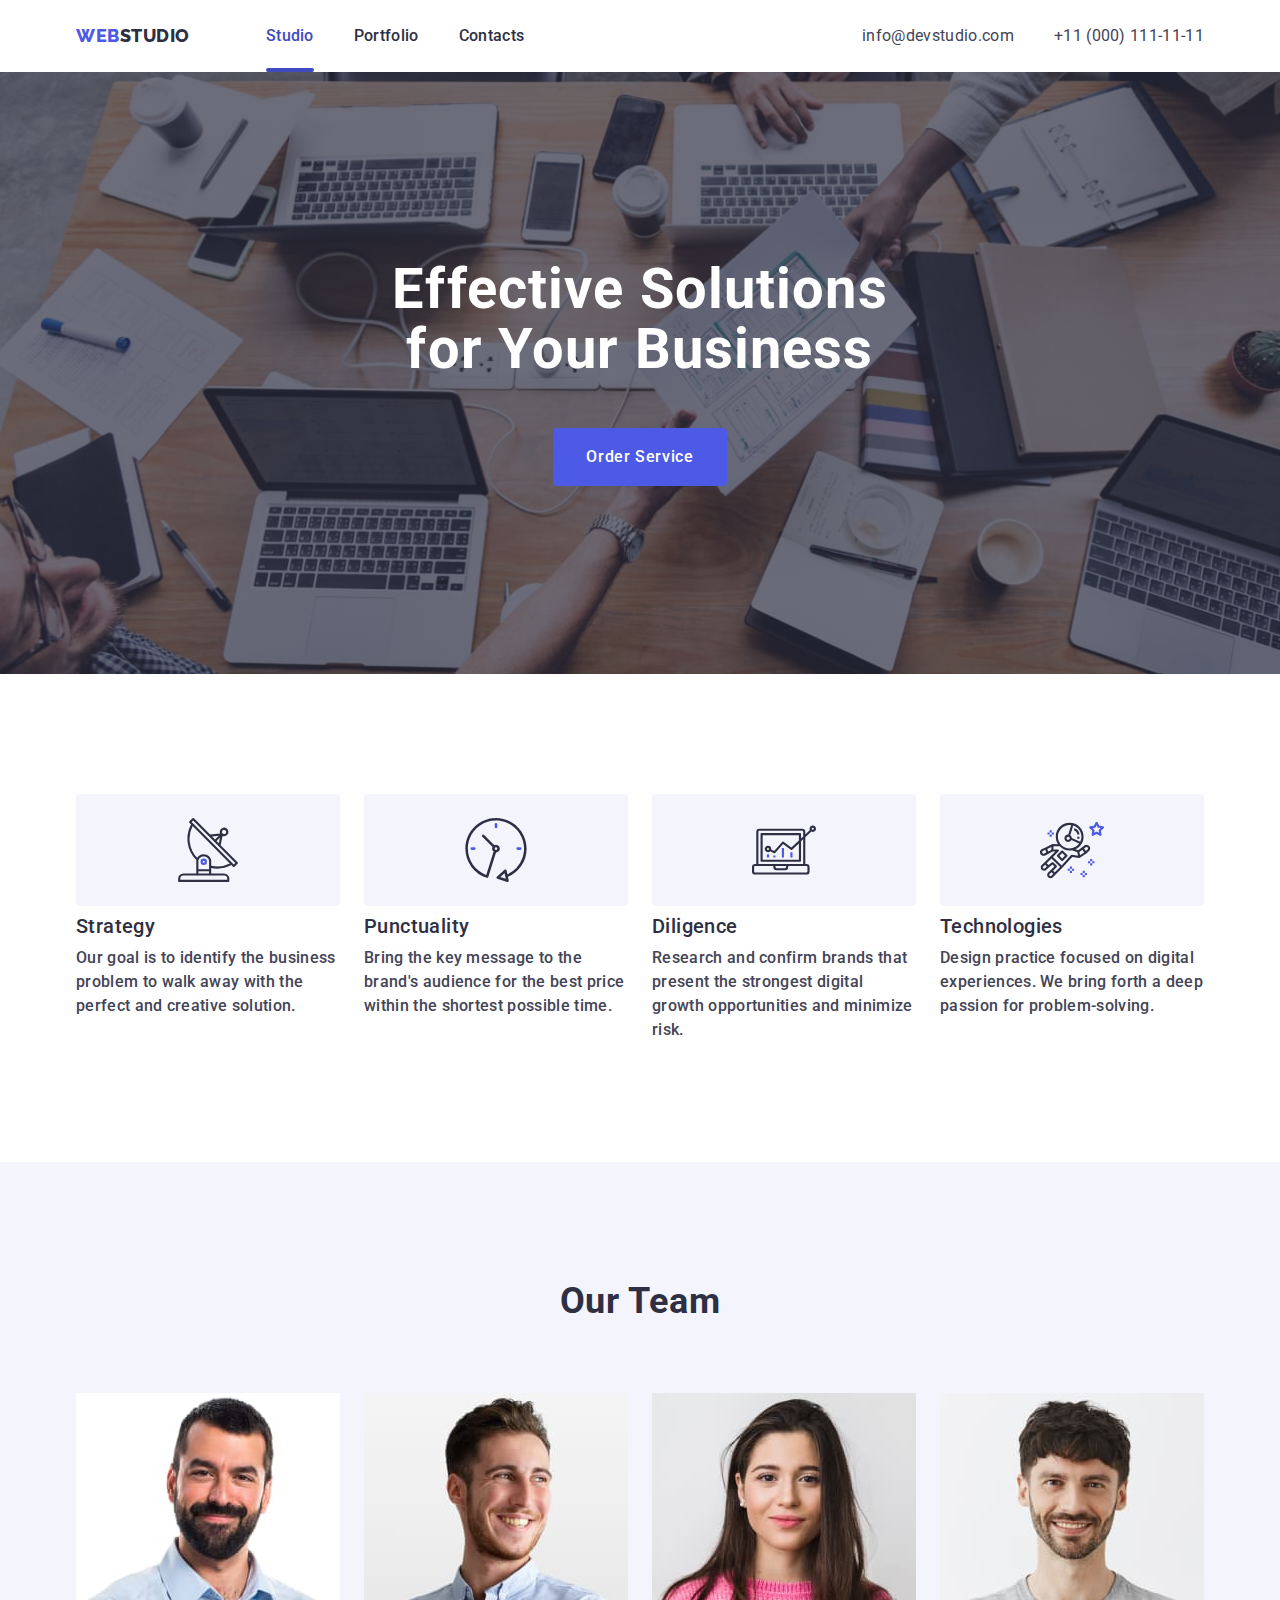
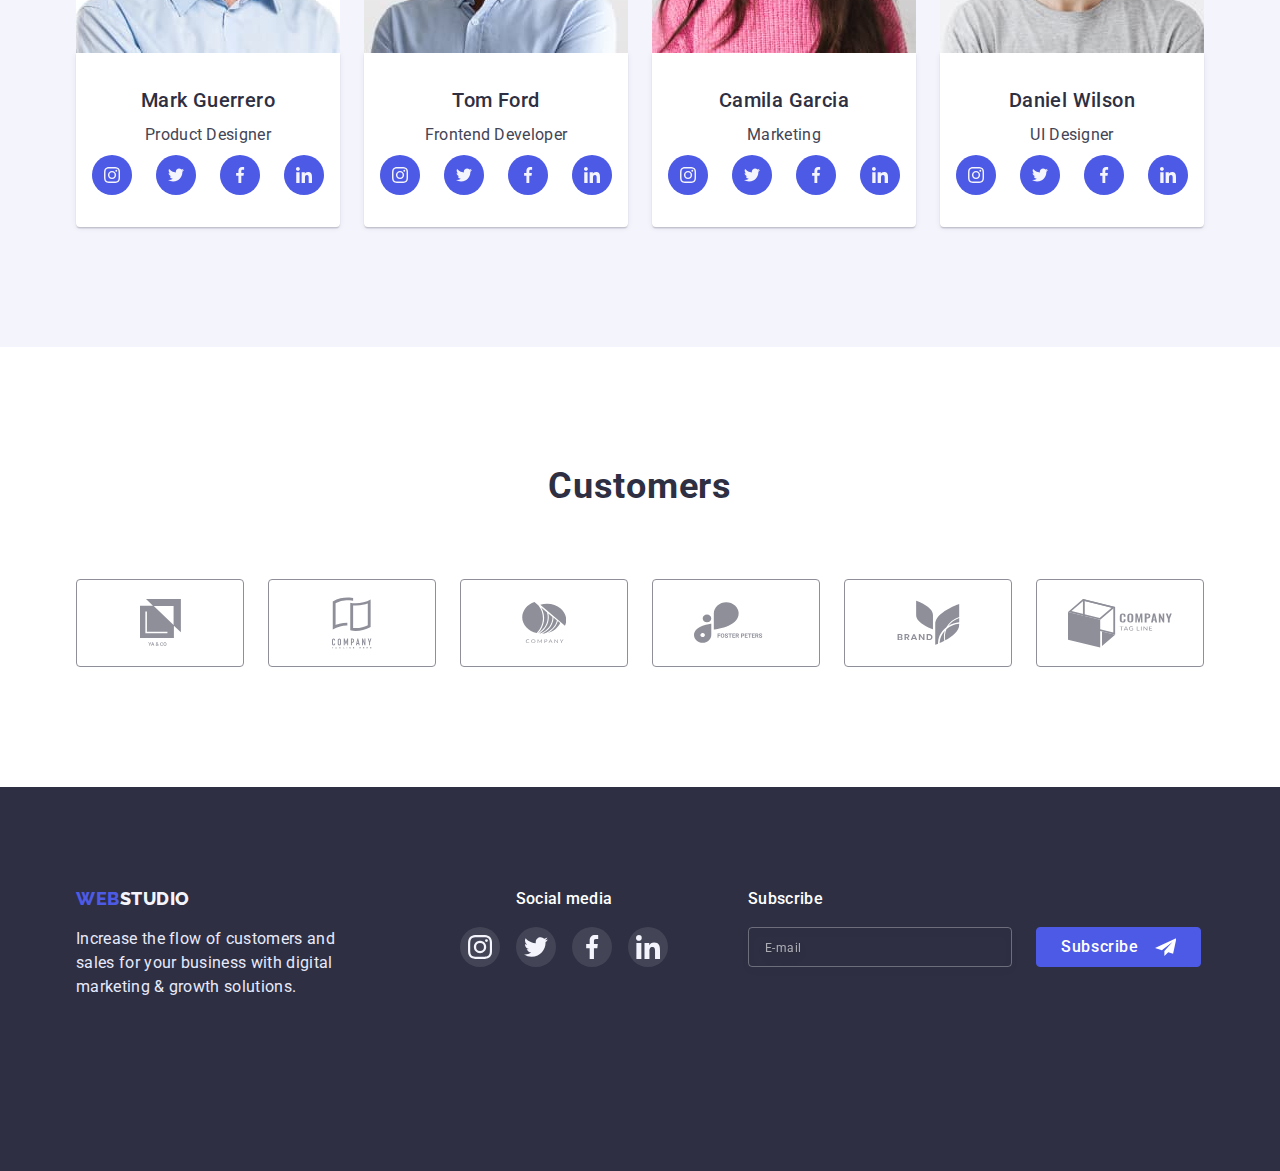
<file: index.html>
<!DOCTYPE html>
<html lang="en">
  <head>
    <meta charset="UTF-8" />
    <meta http-equiv="X-UA-Compatible" content="IE=edge" />
    <meta name="viewport" content="width=device-width, initial-scale=1.0" />
    <title>WebStudio</title>
    <link rel="preconnect" href="https://fonts.googleapis.com" />
    <link rel="preconnect" href="https://fonts.gstatic.com" crossorigin />
    <link
      href="https://fonts.googleapis.com/css2?family=Raleway:wght@800&family=Roboto:wght@400;500;700;900&display=swap"
      rel="stylesheet"
    />
    <link
      rel="stylesheet"
      href="https://cdn.jsdelivr.net/npm/modern-normalize@1.1.0/modern-normalize.min.css"
    />
    <link rel="stylesheet" href="./css/styles.css" />
  </head>
  <body>
    <header class="main-header">
      <!--header-->
      <div class="container page-header-container">
        <nav class="main-navigation">
          <a class="logotype-header" href="./index.html"
            >WEB<span>STUDIO</span></a
          >
          <ul class="menu list">
            <li class="menu-item">
              <a class="menu-link current" href="">Studio</a>
            </li>
            <li class="menu-item">
              <a class="menu-link" href="./portfolio.html">Portfolio</a>
            </li>
            <li class="menu-item">
              <a class="menu-link" href="">Contacts</a>
            </li>
          </ul>
        </nav>

        <address>
          <ul class="menu-contact list">
            <li class="menu-contact-item list">
              <a class="contact-email list" href="mailto:info@devstudio.com"
                >info@devstudio.com</a
              >
            </li>
            <li class="menu-contact-item list">
              <a class="contact-phone list" href="tel:+110001111111"
                >+11 (000) 111-11-11</a
              >
            </li>
          </ul>
        </address>
        <button type="button" class="mobile-menu-open js-open-menu">
          <svg class="mobile-menu-open-icon" width="30" height="22">
            <use href="./images/close-button.svg#icon-burger"></use>
          </svg>
        </button>
      </div>

      <div class="mobile-menu js-menu-container">
        <div class="container mobile-menu-container">
          <button class="mobile-menu_close-btn js-close-menu">
            <svg class="mobile-menu__close-icon" width="8" height="8">
              <use href="./images/close-button.svg#close-modal"></use>
            </svg>
          </button>
          <ul class="list">
            <li class="menu-item">
              <a class="menu-link-mobile" href="">Studio</a>
            </li>
            <li class="menu-item">
              <a class="menu-link-mobile" href="./portfolio.html">Portfolio</a>
            </li>
            <li class="menu-item">
              <a class="menu-link-mobile" href="">Contacts</a>
            </li>
          </ul>
        </div>
        <div class="mobile-menu-contacts">
          <ul>
            <li class="menu-contact-item list">
              <a class="contact-phone-mobile list" href="tel:+110001111111"
                >+11 (000) 111-11-11</a
              >
            </li>
            <li class="menu-contact-item list">
              <a
                class="contact-email-mobile list"
                href="mailto:info@devstudio.com"
                >info@devstudio.com</a
              >
            </li>
          </ul>

          <ul class="social-list-mobile list">
            <li class="social-list-item-mobile">
              <a href="" class="social-list-link-mobile">
                <svg class="social-list-icon-mobile" width="40" height="40">
                  <use href="./images/sprite.svg#icon-instagram-2"></use>
                </svg>
              </a>
            </li>
            <li class="social-list-item-mobile">
              <a href="" class="social-list-link">
                <svg class="social-list-icon-mobile" width="40" height="40">
                  <use href="./images/sprite.svg#icon-twitter-1"></use>
                </svg>
              </a>
            </li>
            <li class="social-list-item-mobile">
              <a href="" class="social-list-link-mobile">
                <svg class="social-list-icon" width="40" height="40">
                  <use href="./images/sprite.svg#icon-facebook-1"></use>
                </svg>
              </a>
            </li>
            <li class="social-list-item-mobile">
              <a href="" class="social-list-link-mobile">
                <svg class="social-list-icon-mobile" width="24" height="24">
                  <use href="./images/sprite.svg#icon-linkedin-1"></use>
                </svg>
              </a>
            </li>
          </ul>
        </div>
      </div>
    </header>

    <main>
      <!--hero section-->
      <section class="hero">
        <div class="container hero-section-container">
          <h1 class="hero-title">Effective Solutions for Your Business</h1>
          <button class="modal-btn" type="button" data-modal-open>
            Order Service
          </button>
        </div>
      </section>

      <!--Section 1-->
      <section class="goals-section">
        <div class="container">
          <h2 class="visually-hidden">section2</h2>
          <ul class="goals list">
            <li class="goals-item">
              <div class="goals-item-box">
                <svg class="goals-list-icon" width="64" height="64">
                  <use href="./images/sprite.svg#icon-antenna-1svg"></use>
                </svg>
              </div>
              <h3 class="goals-item-header">Strategy</h3>
              <p class="goals-item-text">
                Our goal is to identify the business problem to walk away with
                the perfect and creative solution.
              </p>
            </li>
            <li class="goals-item">
              <div class="goals-item-box">
                <svg class="goals-list-icon" width="64" height="64">
                  <use href="./images/sprite.svg#icon-clock-1svg"></use>
                </svg>
              </div>
              <h3 class="goals-item-header">Punctuality</h3>
              <p class="goals-item-text">
                Bring the key message to the brand's audience for the best price
                within the shortest possible time.
              </p>
            </li>
            <li class="goals-item">
              <div class="goals-item-box">
                <svg class="goals-list-icon" width="64" height="64">
                  <use href="./images/sprite.svg#icon-diagram-1svg"></use>
                </svg>
              </div>
              <h3 class="goals-item-header">Diligence</h3>
              <p class="goals-item-text">
                Research and confirm brands that present the strongest digital
                growth opportunities and minimize risk.
              </p>
            </li>
            <li class="goals-item">
              <div class="goals-item-box">
                <svg class="goals-list-icon" width="64" height="64">
                  <use href="./images/sprite.svg#icon-astronaut-1svg"></use>
                </svg>
              </div>
              <h3 class="goals-item-header">Technologies</h3>
              <p class="goals-item-text">
                Design practice focused on digital experiences. We bring forth a
                deep passion for problem-solving.
              </p>
            </li>
          </ul>
        </div>
      </section>

      <!--Section 2-->
      <section class="work-section">
        <div class="container">
          <h2 class="header-two">What are we doing</h2>
          <ul class="work list">
            <li class="work-examples">
              <img
                src="./images/section-2-img1.jpg"
                alt="picture1"
                width="360"
                height="330"
              />
            </li>
            <li class="work-examples">
              <img
                src="./images/section-2-img2.jpg"
                alt="picture2"
                width="360"
                height="330"
              />
            </li>
            <li class="work-examples">
              <img
                src="./images/section-2-img3.jpg"
                alt="picture3"
                width="360"
                height="330"
              />
            </li>
          </ul>
        </div>
      </section>

      <!--Section 3-->
      <section class="list employee-card section">
        <div class="container">
          <h2 class="header-two">Our Team</h2>
          <ul class="employee-card-all list">
            <li class="employee-card-list">
              <img
                srcset="
                  ./images/images-team/1markx1.jpg 1x,
                  /images/images-team/1markx2.jpg  2x
                "
                src="./images/images-team/1markx1.jpg"
                alt="employee1"
                width="264"
                height="260"
              />
              <div class="card-content">
                <h3 class="employee-name">Mark Guerrero</h3>
                <p class="employee-position">Product Designer</p>
                <ul class="social-list list">
                  <li class="social-list-item">
                    <a href="" class="social-list-link">
                      <svg class="social-list-icon" width="16" height="16">
                        <use href="./images/sprite.svg#icon-instagram-2"></use>
                      </svg>
                    </a>
                  </li>
                  <li class="social-list-item">
                    <a href="" class="social-list-link">
                      <svg class="social-list-icon" width="16" height="16">
                        <use href="./images/sprite.svg#icon-twitter-1"></use>
                      </svg>
                    </a>
                  </li>
                  <li class="social-list-item">
                    <a href="" class="social-list-link">
                      <svg class="social-list-icon" width="16" height="16">
                        <use href="./images/sprite.svg#icon-facebook-1"></use>
                      </svg>
                    </a>
                  </li>
                  <li class="social-list-item">
                    <a href="" class="social-list-link">
                      <svg class="social-list-icon" width="16" height="16">
                        <use href="./images/sprite.svg#icon-linkedin-1"></use>
                      </svg>
                    </a>
                  </li>
                </ul>
              </div>
            </li>
            <li class="employee-card-list">
              <img
                srcset="
                  ./images/images-team/2tomx1.jpg 1x,
                  /images/images-team/2tomx2.jpg  2x
                "
                src="./images/images-team/2tomkx1.jpg"
                alt="employee2"
                width="264"
                height="260"
              />
              <div class="card-content">
                <h3 class="employee-name">Tom Ford</h3>
                <p class="employee-position">Frontend Developer</p>
                <ul class="social-list list">
                  <li class="social-list-item">
                    <a href="" class="social-list-link">
                      <svg class="social-list-icon" width="16" height="16">
                        <use href="./images/sprite.svg#icon-instagram-2"></use>
                      </svg>
                    </a>
                  </li>
                  <li class="social-list-item">
                    <a href="" class="social-list-link">
                      <svg class="social-list-icon" width="16" height="16">
                        <use href="./images/sprite.svg#icon-twitter-1"></use>
                      </svg>
                    </a>
                  </li>
                  <li class="social-list-item">
                    <a href="" class="social-list-link">
                      <svg class="social-list-icon" width="16" height="16">
                        <use href="./images/sprite.svg#icon-facebook-1"></use>
                      </svg>
                    </a>
                  </li>
                  <li class="social-list-item">
                    <a href="" class="social-list-link">
                      <svg class="social-list-icon" width="16" height="16">
                        <use href="./images/sprite.svg#icon-linkedin-1"></use>
                      </svg>
                    </a>
                  </li>
                </ul>
              </div>
            </li>
            <li class="employee-card-list">
              <img
                srcset="
                  ./images/images-team/3camaliax1.jpg 1x,
                  /images/images-team/3camaliax2.jpg  2x
                "
                src="./images/images-team/3camaliax1.jpg"
                alt="employee3"
                width="264"
                height="260"
              />
              <div class="card-content">
                <h3 class="employee-name">Camila Garcia</h3>
                <p class="employee-position">Marketing</p>
                <ul class="social-list list">
                  <li class="social-list-item">
                    <a href="" class="social-list-link">
                      <svg class="social-list-icon" width="16" height="16">
                        <use href="./images/sprite.svg#icon-instagram-2"></use>
                      </svg>
                    </a>
                  </li>
                  <li class="social-list-item">
                    <a href="" class="social-list-link">
                      <svg class="social-list-icon" width="16" height="16">
                        <use href="./images/sprite.svg#icon-twitter-1"></use>
                      </svg>
                    </a>
                  </li>
                  <li class="social-list-item">
                    <a href="" class="social-list-link">
                      <svg class="social-list-icon" width="16" height="16">
                        <use href="./images/sprite.svg#icon-facebook-1"></use>
                      </svg>
                    </a>
                  </li>
                  <li class="social-list-item">
                    <a href="" class="social-list-link">
                      <svg class="social-list-icon" width="16" height="16">
                        <use href="./images/sprite.svg#icon-linkedin-1"></use>
                      </svg>
                    </a>
                  </li>
                </ul>
              </div>
            </li>
            <li class="employee-card-list">
              <img
                srcset="
                  ./images/images-team/4danielx1.jpg 1x,
                  /images/images-team/4danielx2.jpg  2x
                "
                src="./images/images-team/4danielx1.jpg"
                alt="employee4"
                width="264"
                height="260"
              />
              <div class="card-content">
                <h3 class="employee-name">Daniel Wilson</h3>
                <p class="employee-position">UI Designer</p>
                <ul class="social-list list">
                  <li class="social-list-item">
                    <a href="" class="social-list-link">
                      <svg class="social-list-icon" width="16" height="16">
                        <use href="./images/sprite.svg#icon-instagram-2"></use>
                      </svg>
                    </a>
                  </li>
                  <li class="social-list-item">
                    <a href="" class="social-list-link">
                      <svg class="social-list-icon" width="16" height="16">
                        <use href="./images/sprite.svg#icon-twitter-1"></use>
                      </svg>
                    </a>
                  </li>
                  <li class="social-list-item">
                    <a href="" class="social-list-link">
                      <svg class="social-list-icon" width="16" height="16">
                        <use href="./images/sprite.svg#icon-facebook-1"></use>
                      </svg>
                    </a>
                  </li>
                  <li class="social-list-item">
                    <a href="" class="social-list-link">
                      <svg class="social-list-icon" width="16" height="16">
                        <use href="./images/sprite.svg#icon-linkedin-1"></use>
                      </svg>
                    </a>
                  </li>
                </ul>
              </div>
            </li>
          </ul>
        </div>
      </section>

      <!--Section 4-->
      <section class="list customers-section">
        <div class="container">
          <h2 class="header-two">Customers</h2>
          <div class="customers-item-box">
            <ul class="customers-item list">
              <li class="customers-list-li">
                <a href="" class="customers-list-link">
                  <svg class="customers-list-icon" width="41" height="47">
                    <use href="./images/sprite.svg#icon-group"></use>
                  </svg>
                </a>
              </li>
              <li class="customers-list-li">
                <a href="" class="customers-list-link">
                  <svg class="customers-list-icon" width="40" height="52">
                    <use href="./images/sprite.svg#icon-group-1"></use>
                  </svg>
                </a>
              </li>
              <li class="customers-list-li">
                <a href="" class="customers-list-link">
                  <svg class="customers-list-icon" width="44" height="41">
                    <use href="./images/sprite.svg#icon-Object"></use>
                  </svg>
                </a>
              </li>
              <li>
                <a href="" class="customers-list-link">
                  <svg class="customers-list-icon" width="84" height="41">
                    <use href="./images/sprite.svg#icon-group-2"></use>
                  </svg>
                </a>
              </li>
              <li>
                <a href="" class="customers-list-link">
                  <svg class="customers-list-icon" width="63" height="45">
                    <use href="./images/sprite.svg#icon-group-3"></use>
                  </svg>
                </a>
              </li>
              <li>
                <a href="" class="customers-list-link">
                  <svg class="customers-list-icon" width="104" height="56">
                    <use href="./images/sprite.svg#icon-group-4"></use>
                  </svg>
                </a>
              </li>
            </ul>
          </div>
        </div>
      </section>
    </main>

    <footer class="footer-section">
      <div class="container">
        <div class="footer-three-div">
          <div class="footer-two-div">
            <div class="footer-container">
              <a class="logotype-footer" href="./index.html"
                >WEB<span>STUDIO</span></a
              >
              <p class="footer-text">
                Increase the flow of customers and sales for your business with
                digital marketing & growth solutions.
              </p>
            </div>

            <div class="social-media-footer">
              <p class="footer-text-social">Social media</p>
              <ul class="social-list-footer list">
                <li class="social-item-footer">
                  <a href="" class="footer-list-link">
                    <svg class="social-list-icon-footer" width="24" height="24">
                      <use href="./images/sprite.svg#icon-instagram-2"></use>
                    </svg>
                  </a>
                </li>
                <li class="social-item-footer">
                  <a href="" class="footer-list-link">
                    <svg class="social-list-icon-footer" width="24" height="24">
                      <use href="./images/sprite.svg#icon-twitter-1"></use>
                    </svg>
                  </a>
                </li>
                <li class="social-item-footer">
                  <a href="" class="footer-list-link">
                    <svg class="social-list-icon-footer" width="24" height="24">
                      <use href="./images/sprite.svg#icon-facebook-1"></use>
                    </svg>
                  </a>
                </li>
                <li class="social-item-footer">
                  <a href="" class="footer-list-link">
                    <svg class="social-list-icon-footer" width="24" height="24">
                      <use href="./images/sprite.svg#icon-linkedin-1"></use>
                    </svg>
                  </a>
                </li>
              </ul>
            </div>
          </div>
          <form class="footer-subscribe">
            <p class="footer-form-input-description">Subscribe</p>
            <div class="footer-position">
              <span class="footer-form-input-wrapper">
                <input
                  type="email"
                  name="subscribe_email"
                  class="subscribe-form-input"
                  placeholder="E-mail"
                />
              </span>
              <button type="submit" class="footer-form-submit">
                Subscribe
                <svg class="footer-icon" width="24" height="20">
                  <use href="./images/close-button.svg#icon-send"></use>
                </svg>
              </button>
            </div>
          </form>
        </div>
      </div>
    </footer>

    <div class="backdrop is-hidden" data-modal>
      <div class="modal">
        <button type="button" class="modal-close-btn" data-modal-close>
          <svg class="modal-close-btn-icon" width="8" height="8">
            <use href="./images/close-button.svg#close-modal"></use>
          </svg>
        </button>
        <form class="modal-form">
          <p class="modal-form-action">
            Leave your contacts and we will call you back
          </p>
          <label class="modal-form-field">
            <span class="modal-form-input-desc">Name</span>
            <span class="modal-form-input-wrapper">
              <input
                type="text"
                name="user_name"
                class="modal-form-input"
                required
                pattern="^[a-zA-яА-Я]+$"
              />
              <svg class="modal-form-input-icon" width="18" height="24">
                <use href="./images/close-button.svg#person-black"></use>
              </svg>
              <span class="modal-form-input-icon"></span>
            </span>
          </label>
          <label class="modal-form-field">
            <span class="modal-form-input-desc">Phone</span>
            <span class="modal-form-input-wrapper">
              <input
                type="tel"
                name="user_phone"
                class="modal-form-input"
                required
                pattern="^[0-9]{3}-[0-9]{3}-[0-9]{2}-[0-9]{2}"
                title="xxx-xxx-xx-xx"
              />
              <svg class="modal-form-input-icon" width="18" height="24">
                <use href="./images/close-button.svg#phone-black"></use>
              </svg>
              <span class="modal-form-input-icon"></span>
            </span>
          </label>
          <label class="modal-form-field">
            <span class="modal-form-input-desc">Email</span>
            <span class="modal-form-input-wrapper">
              <input type="email" name="user_email" class="modal-form-input" />
              <svg class="modal-form-input-icon" width="18" height="24">
                <use href="./images/close-button.svg#email-black"></use>
              </svg>
            </span>
          </label>
          <label class="modal-form-field">
            <span class="modal-form-input-desc">Comment</span>

            <textarea
              name="user_message"
              class="modal-form-message"
              placeholder="Text input"
            ></textarea>
          </label>
          <input
            id="user-policy"
            type="checkbox"
            name="user_policy"
            class="modal-form-check visually-hidden"
          />
          <label for="user-policy" class="modal-form-check-desc">
            I accept the terms and conditions of the&nbsp;
            <a href="" class="policy">Privacy Policy</a>
          </label>
          <button type="submit" class="modal-form-submit">Send</button>
        </form>
      </div>
    </div>

    <script src="./js/modal.js"></script>
    <script src="./js/mobile-menu.js"></script>
  </body>
</html>
</file>
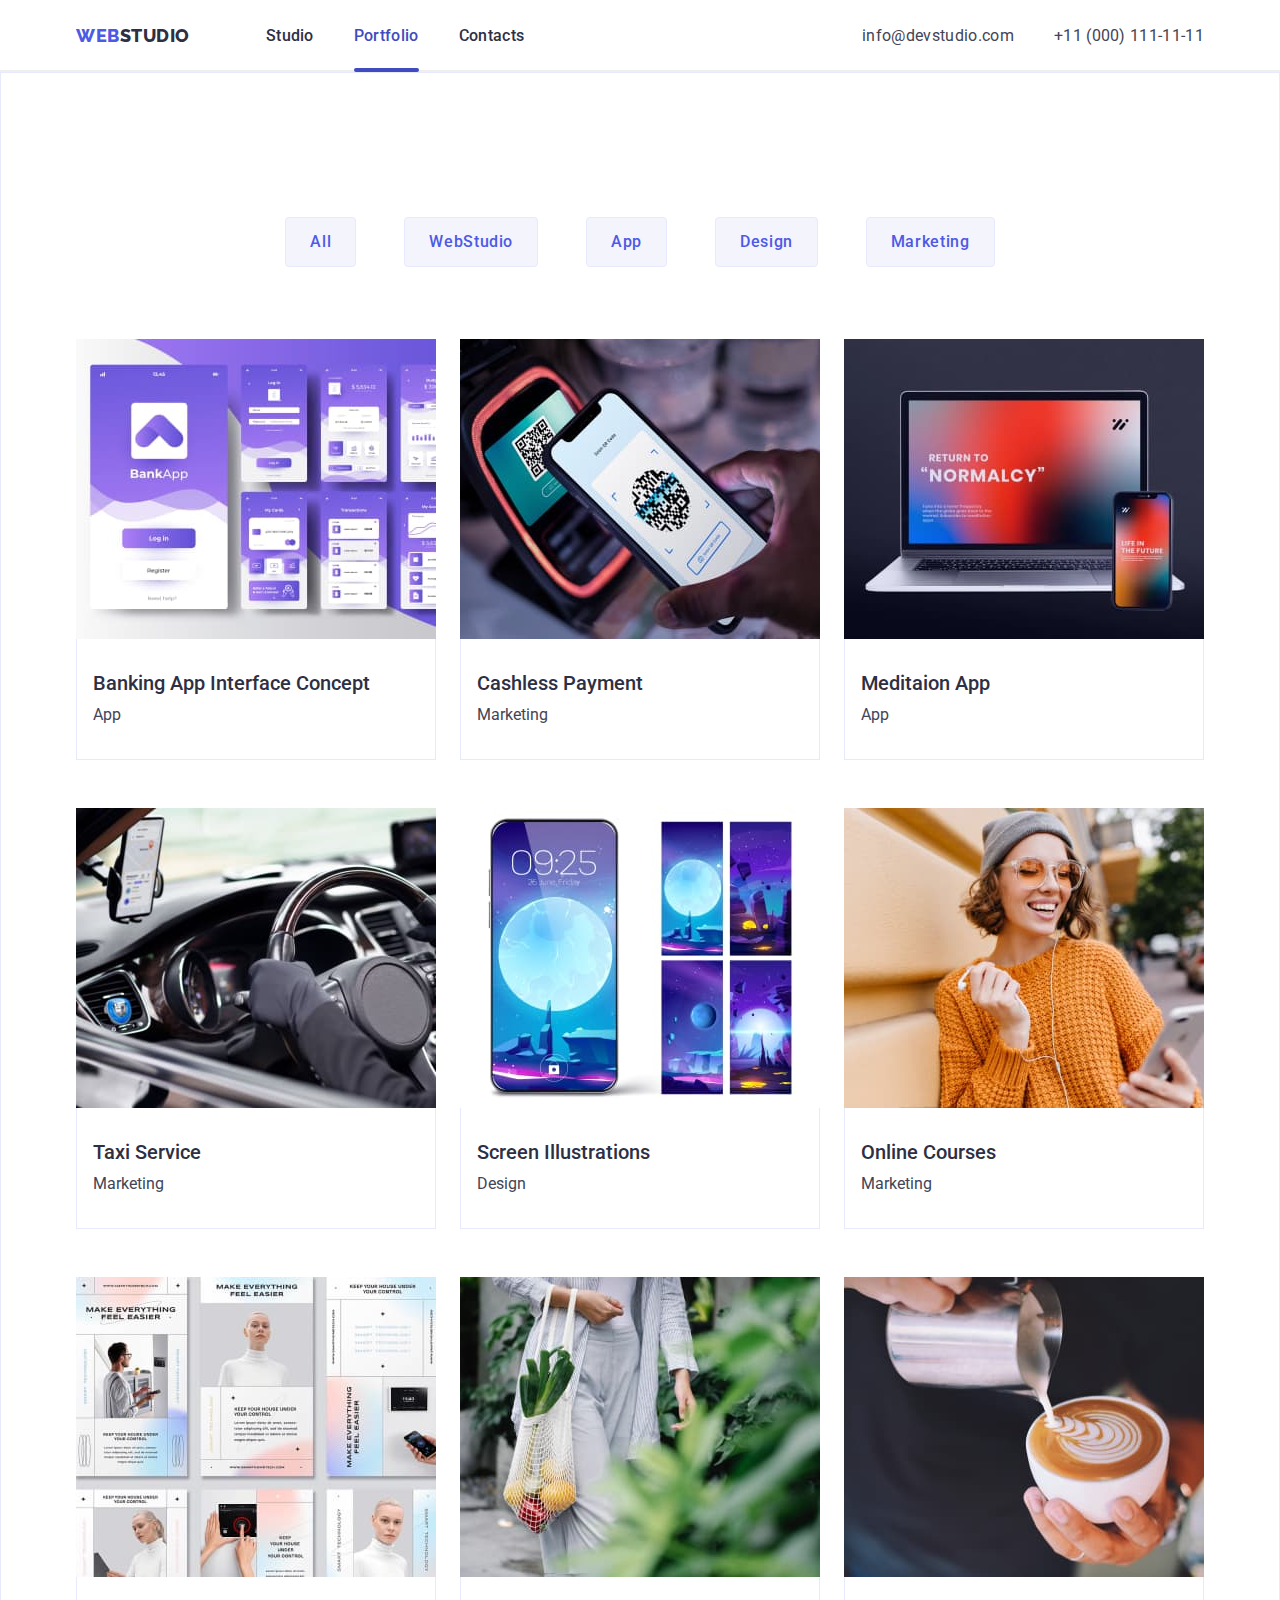
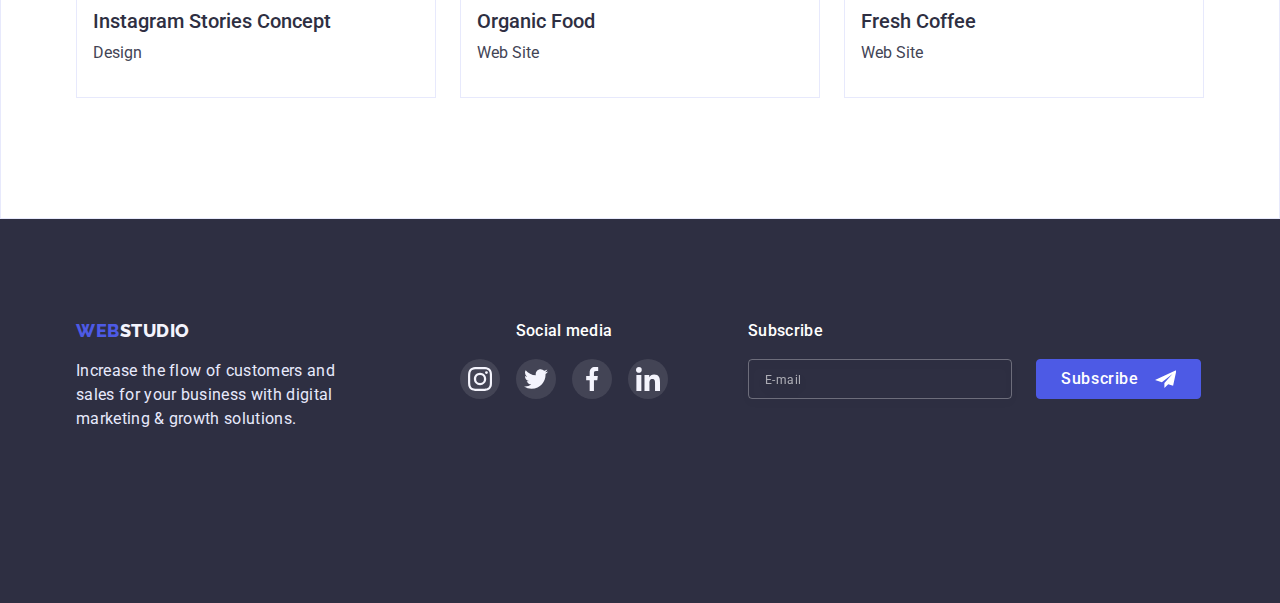
<file: portfolio.html>
<!DOCTYPE html>
<html lang="en">
  <head>
    <meta charset="UTF-8" />
    <meta http-equiv="X-UA-Compatible" content="IE=edge" />
    <meta name="viewport" content="width=device-width, initial-scale=1.0" />
    <title>Portfolio</title>
    <link rel="preconnect" href="https://fonts.googleapis.com" />
    <link rel="preconnect" href="https://fonts.gstatic.com" crossorigin />
    <link
      href="https://fonts.googleapis.com/css2?family=Raleway:wght@800&family=Roboto:wght@400;500;700;900&display=swap"
      rel="stylesheet"
    />
    <link
      rel="stylesheet"
      href="https://cdn.jsdelivr.net/npm/modern-normalize@1.1.0/modern-normalize.min.css"
    />
    <link rel="stylesheet" href="./css/styles.css" />
  </head>
  <body>
    <header class="main-header">
      <!--header-->
      <div class="container page-header-container">
        <nav class="main-navigation">
          <a class="logotype-header" href="./index.html"
            >WEB<span>STUDIO</span></a
          >
          <ul class="menu list">
            <li class="menu-item">
              <a class="menu-link" href="./index.html">Studio</a>
            </li>
            <li class="menu-item">
              <a class="menu-link current" href=" ">Portfolio</a>
            </li>
            <li class="menu-item"><a class="menu-link" href="">Contacts</a></li>
          </ul>
        </nav>
        <address>
          <button type="button" class="mobile-menu-open js-close-menu">
            <svg class="mobile-menu-open-icon" width="30" height="22">
              <use href="./images/close-button.svg#icon-burger"></use>
            </svg>
          </button>
          <ul class="menu-contact list">
            <li class="menu-contact-item list">
              <a class="contact-email list" href="mailto:info@devstudio.com"
                >info@devstudio.com
              </a>
            </li>
            <li class="menu-contact-item list">
              <a class="contact-phone list" href="tel:+110001111111"
                >+11 (000) 111-11-11
              </a>
            </li>
          </ul>
        </address>
      </div>
    </header>

    <main>
      <!--section-->
      <section class="portfolio-section">
        <div class="container">
          <h1 class="visually-hidden">Portfolio</h1>
          <ul class="menu-navigation list">
            <li class="menu-portfolio-list">
              <button class="nav-btn" type="button">All</button>
            </li>
            <li class="menu-portfolio-list">
              <button class="nav-btn" type="button">WebStudio</button>
            </li>
            <li class="menu-portfolio-list">
              <button class="nav-btn" type="button">App</button>
            </li>
            <li class="menu-portfolio-list">
              <button class="nav-btn" type="button">Design</button>
            </li>
            <li class="menu-portfolio-list">
              <button class="nav-btn" type="button">Marketing</button>
            </li>
          </ul>

          <ul class="menu-portfolio list">
            <li class="menu-portfolio-item">
              <a href="" class="menu-portfolio-link">
                <div class="menu-portfolio-img">
                  <picture>
                    <source
                      srcset="
                        ./images/images-portfolioo/1-desktopx1.jpg 1x,
                        ./images/images-portfolioo/1-desktopx2.jpg 2x
                      "
                      media="(min-width: 1200px)"
                    />
                    <source
                      srcset="
                        ./images/images-portfolioo/1-tabletx1.jpg 1x,
                        ./images/images-portfolioo/1-tabletx2.jpg 2x
                      "
                      media="(min-width: 768px)"
                    />
                    <source
                      srcset="
                        ./images/images-portfolioo/1-mobilex1.jpg 1x,
                        ./images/images-portfolioo/1-mobilex2.jpg 2x
                      "
                      media="(max-width: 767px)"
                    />
                    <img
                      src="./images/images-portfolioo/1-desktopx1.jpg"
                      alt="galary-1"
                    />
                  </picture>

                  <p class="overlay">
                    14 Stylish and User-Friendly App Design Concepts · Task
                    Manager App · Calorie Tracker App · Exotic Fruit Ecommerce
                    App · Cloud Storage App
                  </p>
                </div>
                <div class="menu-portfolio-item-wrapper">
                  <h3 class="galary-header">Banking App Interface Concept</h3>
                  <p class="galary-text">App</p>
                </div>
              </a>
            </li>
            <li class="menu-portfolio-item">
              <a href="" class="menu-portfolio-link">
                <div class="menu-portfolio-img">
                  <picture>
                    <source
                      srcset="
                        ./images/images-portfolioo/2-desktopx1.jpg 1x,
                        ./images/images-portfolioo/2-desktopx2.jpg 2x
                      "
                      media="(min-width: 1200px)"
                    />
                    <source
                      srcset="
                        ./images/images-portfolioo/2-tabletx1.jpg 1x,
                        ./images/images-portfolioo/2-tabletx2.jpg 2x
                      "
                      media="(min-width: 768px)"
                    />
                    <source
                      srcset="
                        ./images/images-portfolioo/2-mobilex1.jpg 1x,
                        ./images/images-portfolioo/2-mobilex2.jpg 2x
                      "
                      media="(max-width: 767px)"
                    />
                    <img
                      src="./images/images-portfolioo/2-desktopx1.jpg"
                      alt="galary-2"
                    />
                  </picture>
                  <p class="overlay">
                    14 Stylish and User-Friendly App Design Concepts · Task
                    Manager App · Calorie Tracker App · Exotic Fruit Ecommerce
                    App · Cloud Storage App
                  </p>
                </div>
                <div class="menu-portfolio-item-wrapper">
                  <h3 class="galary-header">Cashless Payment</h3>
                  <p class="galary-text">Marketing</p>
                </div>
              </a>
            </li>
            <li class="menu-portfolio-item">
              <a href="" class="menu-portfolio-link">
                <div class="menu-portfolio-img">
                  <picture>
                    <source
                      srcset="
                        ./images/images-portfolioo/3-desktopx1.jpg 1x,
                        ./images/images-portfolioo/3-desktopx2.jpg 2x
                      "
                      media="(min-width: 1200px)"
                    />
                    <source
                      srcset="
                        ./images/images-portfolioo/3-tabletx1.jpg 1x,
                        ./images/images-portfolioo/3-tabletx2.jpg 2x
                      "
                      media="(min-width: 768px)"
                    />
                    <source
                      srcset="
                        ./images/images-portfolioo/3-mobilex1.jpg 1x,
                        ./images/images-portfolioo/3-mobilex2.jpg 2x
                      "
                      media="(max-width: 767px)"
                    />
                    <img
                      src="./images/images-portfolioo/3-desktopx1.jpg"
                      alt="galary-3"
                    />
                  </picture>
                  <p class="overlay">
                    14 Stylish and User-Friendly App Design Concepts · Task
                    Manager App · Calorie Tracker App · Exotic Fruit Ecommerce
                    App · Cloud Storage App
                  </p>
                </div>
                <div class="menu-portfolio-item-wrapper">
                  <h3 class="galary-header">Meditaion App</h3>
                  <p class="galary-text">App</p>
                </div>
              </a>
            </li>
            <li class="menu-portfolio-item">
              <a href="" class="menu-portfolio-link">
                <div class="menu-portfolio-img">
                  <picture>
                    <source
                      srcset="
                        ./images/images-portfolioo/4-desktopx1.jpg 1x,
                        ./images/images-portfolioo/4-desktopx2.jpg 2x
                      "
                      media="(min-width: 1200px)"
                    />
                    <source
                      srcset="
                        ./images/images-portfolioo/4-tabletx1.jpg 1x,
                        ./images/images-portfolioo/4-tabletx2.jpg 2x
                      "
                      media="(min-width: 768px)"
                    />
                    <source
                      srcset="
                        ./images/images-portfolioo/4-mobilex1.jpg 1x,
                        ./images/images-portfolioo/4-mobilex2.jpg 2x
                      "
                      media="(max-width: 767px)"
                    />
                    <img
                      src="./images/images-portfolioo/4-desktopx1.jpg"
                      alt="galary-4"
                    />
                  </picture>
                  <p class="overlay">
                    14 Stylish and User-Friendly App Design Concepts · Task
                    Manager App · Calorie Tracker App · Exotic Fruit Ecommerce
                    App · Cloud Storage App
                  </p>
                </div>
                <div class="menu-portfolio-item-wrapper">
                  <h3 class="galary-header">Taxi Service</h3>
                  <p class="galary-text">Marketing</p>
                </div>
              </a>
            </li>
            <li class="menu-portfolio-item">
              <a href="" class="menu-portfolio-link">
                <div class="menu-portfolio-img">
                  <picture>
                    <source
                      srcset="
                        ./images/images-portfolioo/5-desktopx1.jpg 1x,
                        ./images/images-portfolioo/5-desktopx2.jpg 2x
                      "
                      media="(min-width: 1200px)"
                    />
                    <source
                      srcset="
                        ./images/images-portfolioo/5-tabletx1.jpg 1x,
                        ./images/images-portfolioo/5-tabletx2.jpg 2x
                      "
                      media="(min-width: 768px)"
                    />
                    <source
                      srcset="
                        ./images/images-portfolioo/5-mobilex1.jpg 1x,
                        ./images/images-portfolioo/5-mobilex2.jpg 2x
                      "
                      media="(max-width: 767px)"
                    />
                    <img
                      src="./images/images-portfolioo/5-desktopx1.jpg"
                      alt="galary-5"
                    />
                  </picture>

                  <p class="overlay">
                    14 Stylish and User-Friendly App Design Concepts · Task
                    Manager App · Calorie Tracker App · Exotic Fruit Ecommerce
                    App · Cloud Storage App
                  </p>
                </div>
                <div class="menu-portfolio-item-wrapper">
                  <h3 class="galary-header">Screen Illustrations</h3>
                  <p class="galary-text">Design</p>
                </div>
              </a>
            </li>
            <li class="menu-portfolio-item">
              <a href="" class="menu-portfolio-link">
                <div class="menu-portfolio-img">
                  <picture>
                    <source
                      srcset="
                        ./images/images-portfolioo/6-desktopx1.jpg 1x,
                        ./images/images-portfolioo/6-desktopx2.jpg 2x
                      "
                      media="(min-width: 1200px)"
                    />
                    <source
                      srcset="
                        ./images/images-portfolioo/6-tabletx1.jpg 1x,
                        ./images/images-portfolioo/6-tabletx2.jpg 2x
                      "
                      media="(min-width: 768px)"
                    />
                    <source
                      srcset="
                        ./images/images-portfolioo/6-mobilex1.jpg 1x,
                        ./images/images-portfolioo/6-mobilex2.jpg 2x
                      "
                      media="(max-width: 767px)"
                    />
                    <img
                      src="./images/images-portfolioo/6-desktopx1.jpg"
                      alt="galary-6"
                    />
                  </picture>
                  <p class="overlay">
                    14 Stylish and User-Friendly App Design Concepts · Task
                    Manager App · Calorie Tracker App · Exotic Fruit Ecommerce
                    App · Cloud Storage App
                  </p>
                </div>
                <div class="menu-portfolio-item-wrapper">
                  <h3 class="galary-header">Online Courses</h3>
                  <p class="galary-text">Marketing</p>
                </div>
              </a>
            </li>
            <li class="menu-portfolio-item">
              <a href="" class="menu-portfolio-link">
                <div class="menu-portfolio-img">
                  <picture>
                    <source
                      srcset="
                        ./images/images-portfolioo/7-desktopx1.jpg 1x,
                        ./images/images-portfolioo/7-desktopx2.jpg 2x
                      "
                      media="(min-width: 1200px)"
                    />
                    <source
                      srcset="
                        ./images/images-portfolioo/7-tabletx1.jpg 1x,
                        ./images/images-portfolioo/7-tabletx2.jpg 2x
                      "
                      media="(min-width: 768px)"
                    />
                    <source
                      srcset="
                        ./images/images-portfolioo/7-mobilex1.jpg 1x,
                        ./images/images-portfolioo/7-mobilex2.jpg 2x
                      "
                      media="(max-width: 767px)"
                    />
                    <img
                      src="./images/images-portfolioo/7-desktopx1.jpg"
                      alt="galary-7"
                    />
                  </picture>
                  <p class="overlay">
                    14 Stylish and User-Friendly App Design Concepts · Task
                    Manager App · Calorie Tracker App · Exotic Fruit Ecommerce
                    App · Cloud Storage App
                  </p>
                </div>
                <div class="menu-portfolio-item-wrapper">
                  <h3 class="galary-header">Instagram Stories Concept</h3>
                  <p class="galary-text">Design</p>
                </div>
              </a>
            </li>
            <li class="menu-portfolio-item">
              <a href="" class="menu-portfolio-link">
                <div class="menu-portfolio-img">
                  <picture>
                    <source
                      srcset="
                        ./images/images-portfolioo/8-desktopx1.jpg 1x,
                        ./images/images-portfolioo/8-desktopx2.jpg 2x
                      "
                      media="(min-width: 1200px)"
                    />
                    <source
                      srcset="
                        ./images/images-portfolioo/8-tabletx1.jpg 1x,
                        ./images/images-portfolioo/8-tabletx2.jpg 2x
                      "
                      media="(min-width: 768px)"
                    />
                    <source
                      srcset="
                        ./images/images-portfolioo/8-mobilex1.jpg 1x,
                        ./images/images-portfolioo/8-mobilex2.jpg 2x
                      "
                      media="(max-width: 767px)"
                    />
                    <img
                      src="./images/images-portfolioo/8-desktopx1.jpg"
                      alt="galary-8"
                    />
                  </picture>
                  <p class="overlay">
                    14 Stylish and User-Friendly App Design Concepts · Task
                    Manager App · Calorie Tracker App · Exotic Fruit Ecommerce
                    App · Cloud Storage App
                  </p>
                </div>
                <div class="menu-portfolio-item-wrapper">
                  <h3 class="galary-header">Organic Food</h3>
                  <p class="galary-text">Web Site</p>
                </div>
              </a>
            </li>
            <li class="menu-portfolio-item">
              <a href="" class="menu-portfolio-link">
                <div class="menu-portfolio-img">
                  <picture>
                    <source
                      srcset="
                        ./images/images-portfolioo/9-desktopx1.jpg 1x,
                        ./images/images-portfolioo/9-desktopx2.jpg 2x
                      "
                      media="(min-width: 1200px)"
                    />
                    <source
                      srcset="
                        ./images/images-portfolioo/9-tabletx1.jpg 1x,
                        ./images/images-portfolioo/9-tabletx2.jpg 2x
                      "
                      media="(min-width: 768px)"
                    />
                    <source
                      srcset="
                        ./images/images-portfolioo/9-mobilex1.jpg 1x,
                        ./images/images-portfolioo/9-mobilex2.jpg 2x
                      "
                      media="(max-width: 767px)"
                    />
                    <img
                      src="./images/images-portfolioo/9-desktopx1.jpg"
                      alt="galary-9"
                    />
                  </picture>

                  <p class="overlay">
                    14 Stylish and User-Friendly App Design Concepts · Task
                    Manager App · Calorie Tracker App · Exotic Fruit Ecommerce
                    App · Cloud Storage App
                  </p>
                </div>
                <div class="menu-portfolio-item-wrapper">
                  <h3 class="galary-header">Fresh Coffee</h3>
                  <p class="galary-text">Web Site</p>
                </div>
              </a>
            </li>
          </ul>
        </div>
      </section>
    </main>
    <!--footer-->
    <footer class="footer-section">
      <div class="container">
        <div class="footer-three-div">
          <div class="footer-two-div">
            <div class="footer-container">
              <a class="logotype-footer" href="./index.html"
                >WEB<span>STUDIO</span></a
              >
              <p class="footer-text">
                Increase the flow of customers and sales for your business with
                digital marketing & growth solutions.
              </p>
            </div>

            <div class="social-media-footer">
              <p class="footer-text-social">Social media</p>
              <ul class="social-list-footer list">
                <li class="social-item-footer">
                  <a href="" class="footer-list-link">
                    <svg class="social-list-icon-footer" width="24" height="24">
                      <use href="./images/sprite.svg#icon-instagram-2"></use>
                    </svg>
                  </a>
                </li>
                <li class="social-item-footer">
                  <a href="" class="footer-list-link">
                    <svg class="social-list-icon-footer" width="24" height="24">
                      <use href="./images/sprite.svg#icon-twitter-1"></use>
                    </svg>
                  </a>
                </li>
                <li class="social-item-footer">
                  <a href="" class="footer-list-link">
                    <svg class="social-list-icon-footer" width="24" height="24">
                      <use href="./images/sprite.svg#icon-facebook-1"></use>
                    </svg>
                  </a>
                </li>
                <li class="social-item-footer">
                  <a href="" class="footer-list-link">
                    <svg class="social-list-icon-footer" width="24" height="24">
                      <use href="./images/sprite.svg#icon-linkedin-1"></use>
                    </svg>
                  </a>
                </li>
              </ul>
            </div>
          </div>
          <form class="footer-subscribe">
            <p class="footer-form-input-description">Subscribe</p>
            <div class="footer-position">
              <span class="footer-form-input-wrapper">
                <input
                  type="email"
                  name="subscribe_email"
                  class="subscribe-form-input"
                  placeholder="E-mail"
                />
              </span>
              <button type="submit" class="footer-form-submit">
                Subscribe
                <svg class="footer-icon" width="24" height="20">
                  <use href="./images/close-button.svg#icon-send"></use>
                </svg>
              </button>
            </div>
          </form>
        </div>
      </div>
    </footer>
  </body>
</html>
</file>
<file: css/styles.css>
:root{
    --primary-font:'Roboto',sans-serif;
    --secondary-font:'Raleway', sans-serif;
    --primary-text-color:#2E2F42;
    --secondary-text-color:#434455;
    --accent-color:#4D5AE5;
    --accent-color-portfolio:#404BBF;
    --main-white-color:#FFFFFF;
    --main-backgroud-color:#F4F4FD;
    --footer-logo-color:#E7E9FC;
    --social-media:#31D0AA;
    --customers-color:#8E8F99;
    --main-black:#000000;
    --modal-backgroud-color:#FCFCFC;
    --transition-dur-and-func: 250ms cubic-bezier(0.4, 0, 0.2, 1);
 
}

h1,h2,h3,p, ul,ol {
    margin: 0;
    padding: 0;
   
}

img {
    display: block;
}

.list {
    list-style: none;
}


.container {
    margin: 0 auto;
    padding-left: 15px;
    padding-right: 15px;
    width: 100%;

}
.visually-hidden {
    position: absolute;
    width: 1px;
    height: 1px;
    margin: -1px;
    border: 0;
    padding: 0;
    white-space: nowrap;
    clip-path: inset(100%);
    clip: rect(0 0 0 0);
    overflow: hidden;
}

body {
    font-family: var(--primary-font);}


@media screen and (min-width: 480px) {
    .container {
        width: 428px;
        margin-left: auto;
        margin-right: auto;
    }
    }

    .mobile-menu-open {
            background-color: transparent;
            border: none;
            padding: 0;
        }
    
        .page-header-container {
            display: flex;
            align-items: center;
            justify-content: space-between;
        }

        .logotype-header {
        text-decoration: none;
        font-family: var(--secondary-font);
        font-weight: 800;
        font-size: 18px;
        line-height: 1.33;
        display: flex;
        align-items: center;
        letter-spacing: 0.03em;
        text-transform: uppercase;
        color: var(--accent-color);
        margin-right: 76px;
        padding-top: 24px;
        padding-bottom: 24px;
        
                }
        .logotype-header span {
                    color: var(--primary-text-color);}

        .mobile-menu_close-btn {
            position: absolute;
            top: 24px;
            right: 24px;
            display: flex;
            justify-content: center;
            align-items: center;
            background-color: var(--footer-logo-color);
            border: 1px solid rgba(0, 0, 0, 0.1);
            padding: 0;
            width: 24px;
            height: 24px;
            border-radius: 50%;
            cursor: pointer;
            transition: background-color var(--transition-dur-and-func);
        }
    
        .mobile-menu_close-btn:hover,
        .mobile-menu_close-btn:focus {
            background-color: var(--accent-color-portfolio);
            fill: var(--main-white-color);
        }

    /* Mobile menu */
        .mobile-menu {
        display: flex;
        flex-direction: column;
        position: fixed;
        width: 100%;
        height: 100%;
        z-index: 1000;
        top: 0px;
        left: 0px;
        opacity: 0;
        visibility: hidden;
        pointer-events: none;
        transition: var(--transition-dur-and-func);
        background-color: var(--modal-backgroud-color);
        }
        .mobile-menu-contacts{
            margin-top: auto;
        }

        .mobile-menu-link{
        display: flex;
        flex-direction: column;

        }
        .mobile-menu.is-open {
        opacity: 1;
        visibility: visible;
        pointer-events: auto;
    
        }
    
        .mobile-menu-container {
        position: relative;
        /* padding-top: 80px; */
        padding-left: 40px;
        padding-bottom: 40px; 
        }

        .menu-link-mobile{
        display: flex;
        flex-direction: column;
        text-decoration: none;
        margin-bottom: 40px;
        font-weight: 700;
        font-size: 36px;
        line-height: 1.1;
        letter-spacing: 0.02em;
        color: var(--primary-text-color);
        transition: color var(--transition-dur-and-func);
        }

        /* .menu-link-mobile:not(:last-child) {
        margin-bottom: 40px;
                } */

        .menu-link-mobile:hover,
        .menu-link-mobile:focus {
        color: var(--accent-color);}

        .contact-phone-mobile{
        display: flex;
        text-decoration: none;
        font-weight: 700;
        font-size: 36px;
        margin-top: 254px;
        /* Font-style: Bold; */
        line-height: 1.1;
        letter-spacing: 0.02em;
        color: var(--accent-color);
        transition: color var(--transition-dur-and-func);
        }

        .contact-email:hover,
        .contact-email:focus {
        color: var(--accent-color-portfolio);}

        .contact-email-mobile{
        display: flex;
        text-decoration: none;
        font-weight: 500;
        font-size: 24px;
        margin-top: 40px;
        font-style: 20px;
        line-height: 1.1;
        letter-spacing: 0.02em;
        color: var(--secondary-text-color);
        transition: color var(--transition-dur-and-func);}
        
        .contact-email-mobile:hover,
        .contact-email-mobile:focus {
        color: var(--accent-color);}

    .social-list-mobile {
        display: flex;
            justify-content: space-between;
            gap: 56px;}
        /* margin-top: 48px;} */

        .social-list-link-mobile {
        display: flex;
        justify-content: center;
        align-items: center;
        width: 40px;
        height: 40px;
        border-radius: 50%;
        background-color: var(--accent-color);
        transition: background-color var(--transition-dur-and-func);
                   }
        
        .social-list-link-mobile:hover,
        .social-list-link-mobile:focus {
        background-color: var(--main-black);
                   }
        
        .social-list-icon-mobile {
        fill: var(--main-backgroud-color);
                   }

        /* HERO MOBILE */

        .hero {
        background-color: var(--primary-text-color);
        padding-top: 112px;
        padding-bottom: 112px;
        margin: auto;
        text-align: center;
        background-image: linear-gradient(rgba(46, 47, 66, 0.7), rgba(46, 47, 66, 0.7)), url(../images/people-office-480.jpg);
        background-size: cover;
                }
        
        @media (min-resolution: 2dppx){
            .hero{
            background-image: linear-gradient(rgba(46, 47, 66, 0.7), rgba(46, 47, 66, 0.7)), url(../images/people-office2x-480.jpg);
            }
        }
        
        .hero-title {
        font-weight: 700;
        font-size: 36px;
        line-height: 1.11;
        letter-spacing: 0.02em;
        color: var(--main-white-color);
        margin-top: 0px;
        margin-right: auto;
        margin-bottom: 72px;
        margin-left: auto;
        }
        
        .modal-btn {
        padding-top: 16px;
        padding-bottom: 16px;
        padding-left: 32px;
        padding-right: 32px;
        text-decoration: none;
        font-family: inherit;
        cursor: pointer;
        font-weight: 500;
        font-size: 16px;
        line-height: 1.5;
        letter-spacing: 0.04em;
        color: var(--main-white-color);
        background: var(--accent-color);
        margin: 0 auto;
        border: 1px solid var(--accent-color);
        border-radius: 4px;
        transition: background-color var(--transition-dur-and-func);
                }
        
        .modal-btn:hover,
        .modal-btn:focus {
         background-color: var(--accent-color-portfolio);
         color: var(--main-white-color);
                }
        
         /* SECTION 1 MOBILE Web Studio*/

         .goals-item-box{
            flex-wrap: wrap;
            width: calc(100%-24px)/2;
         }
        .goals-item-box{
            display: none;
        }
      
        .goals-section {
            padding-top: 96px;
            padding-bottom: 96px;}


         .goals-item-header {
        text-decoration: none;
        font-weight: 700;
        /* font-style: bold; */
        font-size: 36px;
        line-height: 1.1;
        letter-spacing: 0.02em;
        color: var(--primary-text-color);
        margin-bottom: 8px;
        flex-wrap: wrap;
        text-align: center;
        justify-content: center;
        align-items: center;
    }
        
        .goals-item-text {
        font-weight: 500;
        /* font-style: bold; */
        font-size: 16px;
        line-height: 1.28;
        letter-spacing: 0.02em;
        color: var(--secondary-text-color);
        row-gap: 72px;
       }

       /* .goals-item-text:not(:last-child) {
        margin-bottom: 72px; */
    

        /* SECTION 2 MOBILE Web Studio */
                
        .work-section {
        display: none;
                }

        /* SECTION 3 MOBILE Web Studio */

        .header-two {
        text-decoration: none;
        font-weight: 700;
        font-size: 36px;
        line-height: 1.1;
        text-align: left;
        letter-spacing: 0.02em;
        text-transform: capitalize;
        color: var(--primary-text-color);
        margin-bottom: 72px;
        text-align: center;}

        .employee-card {
        background: var(--main-backgroud-color);
        padding-bottom: 128px;
        padding-top: 96px;}
        
        .employee-card-all {
        display: flex;
        justify-content: center;
        align-items: center;
        flex-wrap: wrap;
        gap: 24px;
                }
        
        .employee-card-list {
         background: var(--main-white-color);
        flex-basis: calc(100%-72px)/4;
                }
        
        .card-content {
        padding-left: 16px;
        padding-right: 16px;
        padding-top: 32px;
        padding-bottom: 32px;
        box-shadow: 0px 1px 6px rgba(46, 47, 66, 0.08), 0px 1px 1px rgba(46, 47, 66, 0.16), 0px 2px 1px rgba(46, 47, 66, 0.08);}
        
        .employee-name {
        font-weight: 500;
        font-size: 20px;
        line-height: 1.5;
        text-align: center;
        letter-spacing: 0.02em;
        color: var(--primary-text-color);
        margin-bottom: 8px;
                }
        
        .employee-position {
        font-size: 16px;
        line-height: 1.5;
        text-align: center;
        letter-spacing: 0.02em;
        color: var(--secondary-text-color);
        margin-bottom: 8px;
                }
        
        .social-list-link {
        display: flex;
        justify-content: center;
        align-items: center;
        width: 40px;
        height: 40px;
        border-radius: 50%;
        background-color: var(--accent-color);
        transition: background-color var(--transition-dur-and-func);
                }
        
        .social-list-link:hover,
        .social-list-link:focus {
        background-color: var(--main-black);
                }
        
        .social-list {
        display: flex;
        justify-content: center;
        gap: 24px;
        }
        
        .social-list-icon {
        fill: var(--main-backgroud-color);
                }

        /* SECTION 4 MOBILE Web Studio */

        .customers-section {
        padding-bottom: 120px;
        padding-top: 120px;
        }
               
        .customers-item {
        display: flex;
        flex-wrap: wrap;
        row-gap: 72px;
        column-gap: 24px;
        align-items: center;
        justify-content: center;}

        .customers-list-li{
            flex-wrap: wrap;
            display: flex;
            align-items: center;
            justify-content: center;
            /* width: calc(100%-24px)/3; */
            height: 88px;

        }
        
        .customers-list-link {
        display: flex;
        justify-content: center;
        align-items: center;
        width: 168px;
        height: 88px;
        border: 1px solid var(--customers-color);
        border-radius: 4px;
        color: var(--customers-color);
        transition: color var(--transition-dur-and-func), border var(--transition-dur-and-func);}
        
        
        .customers-list-link:hover,
        .customers-list-link:focus {
        border: 1px solid var(--accent-color-portfolio);
        color: var(--accent-color-portfolio);}
        
        .customers-list-icon {
        fill: currentColor;}


        /* FOOTER MOBILE Web Studio */

        .footer-section {
    background-color:var(--primary-text-color);
    padding-top: 100px;
    padding-bottom: 100px;
    
}

.footer-container{
    display: flex;

}

.footer-text{
    display: flex;
    font-family: 'Roboto', sans-serif;
    font-weight: 400;
    font-size: 16px;;
    line-height: 1.5;
    letter-spacing: 0.02em;
    color: var(--footer-logo-color);
    width: 264px;
    height: 72px;
    align-items: center;
    justify-content: center;
    fill: solid var(--footer-logo-color);

}

/* .footer-subscribe{
    display: flex;
    flex-direction: column;
    align-items: center;
    width: 100%;
    margin-bottom: 72px;
} */

.logotype-footer {
    text-decoration: none;
    font-family: var(--secondary-font);
    font-weight: 800;
    font-size: 18px;
    line-height: 1.33;
    letter-spacing: 0.03em;
    text-transform: uppercase;
    color: var(--accent-color);
    margin-bottom: 16px;
  
    text-align: center;
}

.logotype-footer span {
    color: var(--main-backgroud-color);

}

.footer-text-social{
    text-align: center;
    font-weight: 500;
    font-size: 16px;
    line-height: 1.5;
    letter-spacing: 0.02em;
    color: var(--main-white-color);
    margin-bottom: 16px;
}

.footer-container {
    flex-wrap: wrap;
    /* display: flex; */
    flex-direction: column;
    align-items: center;
    justify-content: center;
    margin-bottom: 72px;
}

.social-media-footer{
    flex-wrap: wrap;
    /* display: flex; */
        flex-direction: column;
        align-items: center;
        justify-content: center;
    margin-bottom: 72px;}


.social-list-footer{
    display: flex;
    justify-content: center;
    gap: 16px;
    }

.footer-list-link{
    display: flex;
    justify-content: center;
    align-items: center;
    width: 40px;
    height: 40px;
    border-radius: 50%;
    background-color: rgba(255, 255, 255, 0.1);
    transition: background-color var(--transition-dur-and-func);
    }

    .social-list-icon-footer {
     fill: var(--main-backgroud-color);
        }
    
    .footer-list-link:hover,
    .footer-list-link:focus {
    background-color: var(--social-media);
        }

    /* .footer-position{
        display: flex;} */


    .footer-form-input-description{
        text-align: center;
    
        font-weight: 500;
        font-size: 16px;
        line-height: 1.5;
        letter-spacing: 0.02em;
        color: var(--main-white-color);
        margin-bottom: 16px;
    }

    .footer-form-input-wrapper{
        display: flex;
        margin-bottom: 16px;
    }

    .subscribe-form-input{
        display: flex;
        border: 1px solid rgba(255, 255, 255, 0.3);
        filter: drop-shadow(0px 4px 4px rgba(0, 0, 0, 0.15));
        border-radius: 4px;
        width: 100%;
        /* width: 398px; */
        height: 40px;
        background-color: transparent;
        padding: 8px 16px;
        /* margin-right: 24px; */
        color: var(--main-white-color);
    }

    .subscribe-form-input::placeholder{
        font-weight: 400;
        font-size: 12px;
        line-height: 2.0;
        /* flex-wrap: wrap; */
        align-items: center;
        letter-spacing: 0.04em;
        color: rgba(255, 255, 255, 0.6);
    }

    .footer-form-submit{
    display: block;
    position: relative;
    margin: auto;
    text-align: center;
    padding: 8px, 24px;
    justify-content: center;
    align-items: center;
    padding: 8px 24px 8px 24px;
    background-color: var(--accent-color);
    width: 165px;
    height: 40px;
    border-color: var(--accent-color);
    color: var(--main-white-color);
    cursor: pointer;
    text-decoration: none;
    font-weight: 500;
    font-size: 16px;
    line-height: 1.5;
    letter-spacing: 0.04em;
    border: 1px solid var(--accent-color);
    border-radius: 4px;
    transition: background-color var(--transition-dur-and-func), box-shadow var(--transition-dur-and-func), border-color var(--transition-dur-and-func);
    }

    .footer-form-submit:hover,
    .footer-form-submit:focus {
    background-color: var(--accent-color-portfolio);
    color: var(--main-white-color);
        }
    
    .footer-form-submit:hover,
    .footer-form-submit:focus {
            box-shadow: 0px 3px 1px rgba(0, 0, 0, 0.1), 0px 2px 1px rgba(0, 0, 0, 0.08), 0px 2px 2px rgba(0, 0, 0, 0.12);
            border-color: var(--accent-color-portfolio);
    }

    .footer-icon{
        fill: var(--main-white-color);

    }

    /* PORTFOLIO MOBILE   */
    
        .portfolio-section {
            flex-wrap: wrap;
            padding-bottom: 48px;
            /* padding-top: 48px; */ 
            border-top:  1px solid var(--footer-logo-color);
            box-shadow: 1px 0px 0px 2px rgba(46, 47, 66, 0.08);
        }
    
        .menu-navigation {
            display: flex;
            flex-wrap: wrap;
            align-items: start;
            justify-content: start;
            margin-top: 48px;
            margin-bottom: 48px;
            column-gap: 24px;
            row-gap: 16px;
        }
    
    
        .menu-portfolio {
            display: flex;
            flex-wrap: wrap;
            column-gap: 24px;
            row-gap: 48px;
            text-decoration: none;
            border-top: none;
    
        }
    
        .menu-portfolio-item {
            flex-basis: calc(100%-48px)/3;
            text-decoration: none;
        }
    
    
        .menu-portfolio-link:hover,
        .menu-portfolio-link:focus {
            box-shadow: 0px 1px 6px rgba(46, 47, 66, 0.08),
                0px 1px 1px rgba(46, 47, 66, 0.16),
                0px 2px 1px rgba(46, 47, 66, 0.08);
        }
    
        .menu-portfolio-link {
            display: block;
            text-decoration: none;
            transition: box-shadow var(--transition-dur-and-func);
    
        }
    
        .menu-portfolio-link:hover .overlay,
        .menu-portfolio-link:focus .overlay {
            transform: translate(0, 0);
        }
    
    
        .menu-portfolio-img {
            position: relative;
            overflow: hidden;
            border-bottom: none;
            text-decoration: none;
        }
    
    
        .menu-portfolio-item-wrapper {
            padding-top: 32px;
            padding-bottom: 32px;
            padding-left: 16px;
            padding-right: 16px;
            border: 1px solid var(--footer-logo-color);
            border-top: none;
    
    
        }
    
        .nav-btn {
            text-decoration: none;
            font-family: inherit;
            cursor: pointer;
            font-weight: 500;
            font-size: 16px;
            line-height: 1.5;
            display: flex;
            align-items: center;
            text-align: center;
            letter-spacing: 0.04em;
            color: var(--accent-color);
            background: var(--main-backgroud-color);
            padding-top: 12px;
            padding-bottom: 12px;
            padding-left: 24px;
            padding-right: 24px;
            border: 1px solid var(--footer-logo-color);
            border-radius: 4px;
            transition: background-color var(--transition-dur-and-func), box-shadow var(--transition-dur-and-func), border-color var(--transition-dur-and-func);
    
        }
    
        .nav-btn:hover,
        .nav-btn:focus {
            background-color: var(--accent-color-portfolio);
            color: var(--main-white-color);
        }
    
        .nav-btn:hover,
        .nav-btn:focus {
            box-shadow: 0px 3px 1px rgba(0, 0, 0, 0.1), 0px 2px 1px rgba(0, 0, 0, 0.08), 0px 2px 2px rgba(0, 0, 0, 0.12);
            border-color: var(--accent-color-portfolio);
        }
    
        .galary-header {
            text-decoration: none;
            font-weight: 500;
            font-size: 20px;
            line-height: 1.2;
            color: var(--primary-text-color);
            margin-bottom: 8px;
        }
    
        .galary-text {
            text-decoration: none;
            font-weight: 400;
            font-size: 16px;
            line-height: 1.5;
            color: var(--secondary-text-color);
        }
    
        .overlay {
            position: absolute;
            background: var(--accent-color);
            background-blend-mode: soft-light;
            font-weight: 400;
            font-size: 16px;
            line-height: 1.5;
            letter-spacing: 0.02em;
            color: var(--main-backgroud-color);
            padding-top: 40px;
            padding-right: 32px;
            padding-left: 32px;
            padding-bottom: 164px;
            width: 100%;
            height: 100%;
            left: 0;
            top: 0;
            transform: translate(0, 100%);
            transition: transform var(--transition-dur-and-func);}




@media screen and (min-width: 768px) {
    .container {
        width: 768px;
    }

    .mobile-menu{
        display: none;
    }


    .mobile-menu-open{
        display: none;
    }

    .main-navigation {
    display: flex;
    align-items: center;
        }

    .menu{
    display: flex;
    align-items: center;
    }

    .menu-item:not(:last-child) {
    margin-right: 40px;}
    
    .menu-link {
    padding: 24px 0;
        }
    
    .menu-link:focus,
    .menu-link:hover {
    fill: var(--accent-color-portfolio);}
    
    .menu-contact {
    display: flex;
    flex-direction: column;
    margin-left: auto;}

    .menu-link {
    text-decoration: none;
    font-weight: 500;
    font-size: 16px;
    line-height: 1.5;
    letter-spacing: 0.02em;
    color: var(--primary-text-color);
    padding-top: 24px;
    padding-bottom: 24px;
    transition: color var(--transition-dur-and-func);}
    
    .current {
    color: var(--accent-color-portfolio);
    position: relative;}
    
    .current::after {
    display: block;
    content: '';
    position: absolute;
    width: 100%;
    height: 4px;
    left: 0;
    bottom: 0;
    background-color: var(--accent-color-portfolio);
    border-radius: 2px;
    bottom: -2px;}
    
    .menu-link:hover,
    .menu-link:focus {
    color: var(--accent-color);}
    
    .contact-email,
    .contact-phone {
            text-decoration: none;
            font-weight: 400;
            font-size: 12px;
            font-style: normal;
            line-height: 1.5;
            letter-spacing: 0.02em;
            color: var(--secondary-text-color);
            padding-top: 24px;
            padding-bottom: 24px;
            transition: color var(--transition-dur-and-func);
        }
    
        .contact-email:hover,
        .contact-email:focus {
            color: var(--accent-color);
        }
    
        .contact-phone:hover,
        .contact-phone:focus {
            color: var(--accent-color);
        }
                /* HERO TABLET */
        
        .hero {
        background-color: var(--primary-text-color);
        padding-top: 112px;
        padding-bottom: 112px;
        margin: auto;
        text-align: center;
        background-image: linear-gradient(rgba(46, 47, 66, 0.7), rgba(46, 47, 66, 0.7)), url(../images/people-office768.jpg);
        background-size: cover;}
        
        @media (min-resolution: 2dppx) {
        .hero {
        background-image: linear-gradient(rgba(46, 47, 66, 0.7), rgba(46, 47, 66, 0.7)), url(../images/people-office@2x768.jpg);}}
        
        .hero-title {
        font-weight: 700;
        font-size: 36px;
        line-height: 1.11;
        letter-spacing: 0.02em;
                    color: var(--main-white-color);
                    margin-top: 0px;
                    margin-right: auto;
                    margin-bottom: 72px;
                    margin-left: auto;
                }
        
                .modal-btn {
                    padding-top: 16px;
                    padding-bottom: 16px;
                    padding-left: 32px;
                    padding-right: 32px;
                    text-decoration: none;
                    font-family: inherit;
                    cursor: pointer;
                    font-weight: 500;
                    font-size: 16px;
                    line-height: 1.5;
                    letter-spacing: 0.04em;
                    color: var(--main-white-color);
                    background: var(--accent-color);
                    margin: 0 auto;
                    border: 1px solid var(--accent-color);
                    border-radius: 4px;
                    transition: background-color var(--transition-dur-and-func);
                }
        
                .modal-btn:hover,
                .modal-btn:focus {
                    background-color: var(--accent-color-portfolio);
                    color: var(--main-white-color);
                }
    
        /* SECTION 1 TABLET Web Studio*/

        .goals-item-box {
        display: none;
                  }

        .goals-section {
        padding-top: 96px;
        padding-bottom: 96px;}
        
        .goals {
        display: flex;
        flex-wrap: wrap;
        gap: 24px;
        list-style: none;}
        
        .goals-item {
        flex-basis: calc((100% - 24px) / 2);
                }
        
        .goals-item-header {
        text-decoration: none;
        font-weight: 700;
        font-size: 36px;
        line-height: 1.1;
        letter-spacing: 0.02em;
        color: var(--primary-text-color);}
        
        .goals-item-text {
        /* font-style: bold; */
        font-weight: 500;
        font-size: 16px;
        line-height: 1.5;
        letter-spacing: 0.02em;
        color: var(--secondary-text-color);
                }

        /* SECTION 3 TABLET Web Studio*/

        .work-section {
        padding-bottom: 96px;
                }
        
        .work {
        display: flex;
        flex-wrap: wrap;
        gap: 24px;}
        
        .work-examples {
        flex-basis: calc((100% - 48px) / 3);
                }
        .employee-card{
            background: var(--main-backgroud-color);
            padding-bottom: 120px;
            padding-top: 120px;
          
        }
        .employee-card-all{
            display: flex;
            flex-wrap: wrap;
            gap: 24px;
        }
        
        .employee-card-list {
            background:var(--main-white-color);
            flex-basis: calc(100%-72px)/4;
        }
        
        .card-content{
            padding-left: 16px;
            padding-right: 16px;
            padding-top: 32px;
            padding-bottom: 32px;
            box-shadow: 0px 1px 6px rgba(46, 47, 66, 0.08), 0px 1px 1px rgba(46, 47, 66, 0.16), 0px 2px 1px rgba(46, 47, 66, 0.08);
            border-radius: 0px 0px 4px 4px;
        }

        .employee-name {
            font-weight: 500;
            font-size: 20px;
            line-height: 1.5;
            text-align: center;
            letter-spacing: 0.02em;
            color: var(--primary-text-color);
            margin-bottom: 8px;
        }
        
        .employee-position {
                font-size: 16px;
                line-height: 1.5;
                text-align: center;
                letter-spacing: 0.02em;
                color: var(--secondary-text-color);
                margin-bottom: 8px;
        }
        
        .social-list-link{
            display: flex;
            justify-content: center;
            align-items: center;
            width: 40px;
            height: 40px;
            border-radius: 50%;
            background-color: var(--accent-color);
            transition: background-color var(--transition-dur-and-func);
        }
        
        .social-list-link:hover,
        .social-list-link:focus{
            background-color: var(--main-black);
        }
        
        .social-list{
            display: flex;
            justify-content: center;
            gap: 24px;
        }
        
        .social-list-icon{
            fill: var(--main-backgroud-color);
        } 

        /* FOOTER TABLET Web Studio*/

         .footer-section {

        background-color: var(--primary-text-color);
                    padding-top: 100px;
                    padding-bottom: 100px;
                
        }
      
        .footer-three-div{
        width: 565px;}

         .footer-container {
        /* display: flex;
        margin: auto;
        flex-direction: column; */
        align-items: start;
        /* justify-content: start;
        margin-bottom: 72px; */
                }
        
        .footer-two-div{
            display: flex;
            gap: 24px;
        }

        .footer-text {
     
        font-family: 'Roboto', sans-serif;
        font-weight: 400;
        font-size: 16px;
        line-height: 1.5;
        letter-spacing: 0.02em;
        color: var(--footer-logo-color);
        width: 264px;
        height: 72px;
        /* text-align: start; */
                }
        
                .logotype-footer {
                    text-decoration: none;
                    font-family: var(--secondary-font);
                    font-weight: 800;
                    font-size: 18px;
                    line-height: 1.33;
                    display: flex;
                    align-items: center;
                    letter-spacing: 0.03em;
                    text-transform: uppercase;
                    color: var(--accent-color);
                    margin-bottom: 16px;
                    text-align: start;
                }
        
                .logotype-footer span {
                    color: var(--main-backgroud-color);
        
                }
        
                .footer-text-social {
                    font-weight: 500;
                    font-size: 16px;
                    line-height: 1.5;
                    letter-spacing: 0.02em;
                    color: var(--main-white-color);
                    margin-bottom: 16px;
                }
        
        
                /* .footer-two-div {
                    display: flex;
                    align-items: center;
                    justify-content: center;
                    gap: 24px;
                    width: 565px;
                } */

        
                .social-list-footer {
                    display: flex;
                    justify-content: center;
                    gap: 16px;
                }
        
                .footer-list-link {
                    display: flex;
                    justify-content: center;
                    align-items: center;
                    width: 40px;
                    height: 40px;
                    border-radius: 50%;
                    background-color: rgba(255, 255, 255, 0.1);
                    transition: background-color var(--transition-dur-and-func);
                }
        
                .social-list-icon-footer {
                    fill: var(--main-backgroud-color);
                }
        
                .footer-list-link:hover,
                .footer-list-link:focus {
                    background-color: var(--social-media);
                }

                .footer-position {
                display: flex;
                justify-content: start;
                align-items: start;
                }
        
                .footer-form-input-description {
                    text-align: left;
                    font-weight: 500;
                    font-size: 16px;
                    line-height: 1.5;
                    letter-spacing: 0.02em;
                    color: var(--main-white-color);
                    margin-bottom: 16px;
                    /* align-items: none; */
                }
        
                .footer-form-input-wrapper {
                    display: flex;
                }
        
                .subscribe-form-input {
                    border: 1px solid rgba(255, 255, 255, 0.3);
                    filter: drop-shadow(0px 4px 4px rgba(0, 0, 0, 0.15));
                    border-radius: 4px;
                    width: 264px;
                    height: 40px;
                    background-color: transparent;
                    padding: 8px 16px;
                    margin-right: 24px;
                    color: var(--main-white-color);
                }
        
                .subscribe-form-input::placeholder {
                    font-weight: 400;
                    font-size: 12px;
                    line-height: 2.0;
                    display: flex;
                    align-items: center;
                    letter-spacing: 0.04em;
                    color: rgba(255, 255, 255, 0.6);
                }
        
                .footer-form-submit {
                    display: flex;
                    margin: 0;
                    /* padding: 8px, 24px; */
                    justify-content: center;
                    align-items: center;
                    /* padding: 8px 24px 8px 24px; */
                    background-color: var(--accent-color);
                    width: 165px;
                    height: 40px;
                    border-color: var(--accent-color);
                    color: var(--main-white-color);
                    cursor: pointer;
                    text-decoration: none;
                    font-weight: 500;
                    font-size: 16px;
                    line-height: 1.5;
                    letter-spacing: 0.04em;
                    border: 1px solid var(--accent-color);
                    border-radius: 4px;
                    transition: background-color var(--transition-dur-and-func), box-shadow var(--transition-dur-and-func), border-color var(--transition-dur-and-func);
                }
        
                .footer-form-submit:hover,
                .footer-form-submit:focus {
                    background-color: var(--accent-color-portfolio);
                    color: var(--main-white-color);
                }
        
                .footer-form-submit:hover,
                .footer-form-submit:focus {
                    box-shadow: 0px 3px 1px rgba(0, 0, 0, 0.1), 0px 2px 1px rgba(0, 0, 0, 0.08), 0px 2px 2px rgba(0, 0, 0, 0.12);
                    border-color: var(--accent-color-portfolio);
                }
        
                .footer-icon {
                    fill: var(--main-white-color);
                    margin-left: 16px;
                }
                /* PORTFOLIO MOBILE */
        
                .portfolio-section {
                    flex-wrap: wrap;
                    /* padding-bottom: 120px;
                    padding-top: 96px; */
                    border: 1px solid var(--footer-logo-color);
                }
        
                .menu-navigation {
                    display: flex;
                    align-items: center;
                    justify-content: center;
                    margin-bottom: 72px;
                }
        
        
                .menu-portfolio-list:not(:last-child) {
                    margin-right: 24px;
                }
        
        
                .menu-portfolio {
                    display: flex;
                    flex-wrap: wrap;
                    column-gap: 24px;
                    row-gap: 48px;
                    text-decoration: none;
                    border-top: none;
        
                }
        
                .menu-portfolio-item {
                    flex-basis: calc(100%-48px)/3;
                    text-decoration: none;
                }
        
        
                .menu-portfolio-link:hover,
                .menu-portfolio-link:focus {
                    box-shadow: 0px 1px 6px rgba(46, 47, 66, 0.08),
                        0px 1px 1px rgba(46, 47, 66, 0.16),
                        0px 2px 1px rgba(46, 47, 66, 0.08);
                }
        
                .menu-portfolio-link {
                    display: block;
                    text-decoration: none;
                    transition: box-shadow var(--transition-dur-and-func);
        
                }
        
                .menu-portfolio-link:hover .overlay,
                .menu-portfolio-link:focus .overlay {
                    transform: translate(0, 0);
                }
        
        
                .menu-portfolio-img {
                    position: relative;
                    overflow: hidden;
                    border-bottom: none;
                    text-decoration: none;
                }
        
        
                .menu-portfolio-item-wrapper {
                    padding-top: 32px;
                    padding-bottom: 32px;
                    padding-left: 16px;
                    padding-right: 16px;
                    border: 1px solid var(--footer-logo-color);
                    border-top: none;
        
        
                }
        
                .nav-btn {
                    text-decoration: none;
                    font-family: inherit;
                    cursor: pointer;
                    font-weight: 500;
                    font-size: 16px;
                    line-height: 1.5;
                    display: flex;
                    align-items: center;
                    text-align: center;
                    letter-spacing: 0.04em;
                    color: var(--accent-color);
                    background: var(--main-backgroud-color);
                    padding-top: 12px;
                    padding-bottom: 12px;
                    padding-left: 24px;
                    padding-right: 24px;
                    border: 1px solid var(--footer-logo-color);
                    border-radius: 4px;
                    transition: background-color var(--transition-dur-and-func), box-shadow var(--transition-dur-and-func), border-color var(--transition-dur-and-func);
        
                }
        
                .nav-btn:hover,
                .nav-btn:focus {
                    background-color: var(--accent-color-portfolio);
                    color: var(--main-white-color);
                }
        
                .nav-btn:hover,
                .nav-btn:focus {
                    box-shadow: 0px 3px 1px rgba(0, 0, 0, 0.1), 0px 2px 1px rgba(0, 0, 0, 0.08), 0px 2px 2px rgba(0, 0, 0, 0.12);
                    border-color: var(--accent-color-portfolio);
                }
        
                .galary-header {
                    text-decoration: none;
                    font-weight: 500;
                    font-size: 20px;
                    line-height: 1.2;
                    color: var(--primary-text-color);
                    margin-bottom: 8px;
                }
        
                .galary-text {
                    text-decoration: none;
                    font-weight: 400;
                    font-size: 16px;
                    line-height: 1.5;
                    color: var(--secondary-text-color);
                }
        
                .overlay {
                    position: absolute;
                    background: var(--accent-color);
                    background-blend-mode: soft-light;
                    font-weight: 400;
                    font-size: 16px;
                    line-height: 1.5;
                    letter-spacing: 0.02em;
                    color: var(--main-backgroud-color);
                    padding-top: 40px;
                    padding-right: 32px;
                    padding-left: 32px;
                    padding-bottom: 164px;
                    width: 100%;
                    height: 100%;
                    left: 0;
                    top: 0;
                    transform: translate(0, 100%);
                    transition: transform var(--transition-dur-and-func);
                }

            }

@media screen and (min-width: 1200px) {
    .container {
        width: 1158px;
    }

        .page-header-container {
            display: flex;
            align-items: center;
            justify-content: space-between;
        }
    
        .main-navigation {
            display: flex;
            align-items: center;
        }
    
        .menu {
            display: flex;
            align-items: center;
        }
    
        .menu-item:not(:last-child) {
            margin-right: 40px;
        }
    
        .menu-link {
            padding: 24px 0;
        }
    
        .menu-link:focus,
        .menu-link:hover {
            fill: var(--accent-color-portfolio);
    
        }
    
        .menu-contact {
            flex-wrap: nowrap;
            display: flex;
            align-items: center;
            margin-left: auto;
            flex-direction: row;
        }
    
        .contact-email {
            margin-right: 40px;
            padding-top: 24px;
            padding-bottom: 24px;
        }
    
        .visually-hidden {
            position: absolute;
            width: 1px;
            height: 1px;
            margin: -1px;
            border: 0;
            padding: 0;
            white-space: nowrap;
            clip-path: inset(100%);
            clip: rect(0 0 0 0);
            overflow: hidden;
        }
    
        body {
            font-family: var(--primary-font);
        }
    
        /* WebStudio header */
    
        .logotype-header {
            text-decoration: none;
            font-family: var(--secondary-font);
            font-weight: 800;
            font-size: 18px;
            line-height: 1.33;
            display: flex;
            align-items: center;
            letter-spacing: 0.03em;
            text-transform: uppercase;
            color: var(--accent-color);
            margin-right: 76px;
            padding-top: 24px;
            padding-bottom: 24px;
    
    
        }
    
        .logotype-header span {
            color: var(--primary-text-color);
    
        }
    
        .menu-link {
            text-decoration: none;
            font-weight: 500;
            font-size: 16px;
            line-height: 1.5;
            letter-spacing: 0.02em;
            color: var(--primary-text-color);
            padding-top: 24px;
            padding-bottom: 24px;
            transition: color var(--transition-dur-and-func);
        }
    
        .current {
            color: var(--accent-color-portfolio);
            position: relative;
        }
    
        .current::after {
            display: block;
            content: '';
            position: absolute;
            width: 100%;
            height: 4px;
            left: 0;
            bottom: 0;
            background-color: var(--accent-color-portfolio);
            border-radius: 2px;
            bottom: -3px;
    
        }
    
    
        .menu-link:hover,
        .menu-link:focus {
            color: var(--accent-color);
        }
    
        .contact-email,
        .contact-phone {
            text-decoration: none;
            font-weight: 400;
            font-size: 16px;
            font-style: normal;
            line-height: 1.5;
            letter-spacing: 0.02em;
            color: var(--secondary-text-color);
            padding-top: 24px;
            padding-bottom: 24px;
            transition: color var(--transition-dur-and-func);
        }
    
        .contact-email:hover,
        .contact-email:focus {
            color: var(--accent-color);
        }
    
        .contact-phone:hover,
        .contact-phone:focus {
            color: var(--accent-color);
        }
    
        /* Web Studio hero section */
    
        .hero {
            background-color: var(--primary-text-color);
            display: flex;
            padding-top: 188px;
            padding-bottom: 188px;
            margin: auto;
            text-align: center;
            background-image: linear-gradient(rgba(46, 47, 66, 0.7), rgba(46, 47, 66, 0.7)), url(../images/people-office-1200.jpg);
            max-width: 1440px;
            background-size: cover;
        }
        @media (min-resolution: 2dppx) {
                     .hero {
                         background-image: linear-gradient(rgba(46, 47, 66, 0.7), rgba(46, 47, 66, 0.7)), url(..//images/people-office@2x1200.jpg);
                     }
                 }
    
        .hero-title {
            font-weight: 700;
            font-size: 56px;
            line-height: 1.07;
            letter-spacing: 0.02em;
            color: var(--main-white-color);
            width: 507px;
            margin-top: 0px;
            margin-right: auto;
            margin-bottom: 48px;
            margin-left: auto;
        }
    
    
        .modal-btn {
            padding-top: 16px;
            padding-bottom: 16px;
            padding-left: 32px;
            padding-right: 32px;
            text-decoration: none;
            font-family: inherit;
            cursor: pointer;
            font-weight: 500;
            font-size: 16px;
            line-height: 1.5;
            display: flex;
            align-items: center;
            letter-spacing: 0.04em;
            color: var(--main-white-color);
            background: var(--accent-color);
            display: block;
            margin: 0 auto;
            border: 1px solid var(--accent-color);
            border-radius: 4px;
            transition: background-color var(--transition-dur-and-func);
        }
    
        .modal-btn:hover,
        .modal-btn:focus {
            background-color: var(--accent-color-portfolio);
            color: var(--main-white-color);
        }
    
        /* Portfolio section */
    
        .portfolio-section {
            padding-bottom: 120px;
            padding-top: 96px;
            border: 1px solid var(--footer-logo-color);
        }
    
        .menu-navigation {
            display: flex;
            align-items: center;
            justify-content: center;
            margin-bottom: 72px;
        }
    
    
        .menu-portfolio-list:not(:last-child) {
            margin-right: 24px;
        }
    
    
        .menu-portfolio {
            display: flex;
            flex-wrap: wrap;
            column-gap: 24px;
            row-gap: 48px;
            text-decoration: none;
            border-top: none;
    
        }
    
        .menu-portfolio-item {
            flex-basis: calc(100%-48px)/3;
            text-decoration: none;
        }
    
    
        .menu-portfolio-link:hover,
        .menu-portfolio-link:focus {
            box-shadow: 0px 1px 6px rgba(46, 47, 66, 0.08),
                0px 1px 1px rgba(46, 47, 66, 0.16),
                0px 2px 1px rgba(46, 47, 66, 0.08);
        }
    
        .menu-portfolio-link {
            display: block;
            text-decoration: none;
            transition: box-shadow var(--transition-dur-and-func);
    
        }
    
        .menu-portfolio-link:hover .overlay,
        .menu-portfolio-link:focus .overlay {
            transform: translate(0, 0);
        }
    
    
        .menu-portfolio-img {
            position: relative;
            overflow: hidden;
            border-bottom: none;
            text-decoration: none;
        }
    
    
        .menu-portfolio-item-wrapper {
            padding-top: 32px;
            padding-bottom: 32px;
            padding-left: 16px;
            padding-right: 16px;
            border: 1px solid var(--footer-logo-color);
            border-top: none;
    
    
        }
    
        .nav-btn {
            text-decoration: none;
            font-family: inherit;
            cursor: pointer;
            font-weight: 500;
            font-size: 16px;
            line-height: 1.5;
            display: flex;
            align-items: center;
            text-align: center;
            letter-spacing: 0.04em;
            color: var(--accent-color);
            background: var(--main-backgroud-color);
            padding-top: 12px;
            padding-bottom: 12px;
            padding-left: 24px;
            padding-right: 24px;
            border: 1px solid var(--footer-logo-color);
            border-radius: 4px;
            transition: background-color var(--transition-dur-and-func), box-shadow var(--transition-dur-and-func), border-color var(--transition-dur-and-func);
    
        }
    
        .nav-btn:hover,
        .nav-btn:focus {
            background-color: var(--accent-color-portfolio);
            color: var(--main-white-color);
        }
    
        .nav-btn:hover,
        .nav-btn:focus {
            box-shadow: 0px 3px 1px rgba(0, 0, 0, 0.1), 0px 2px 1px rgba(0, 0, 0, 0.08), 0px 2px 2px rgba(0, 0, 0, 0.12);
            border-color: var(--accent-color-portfolio);
        }
    
        .galary-header {
            text-decoration: none;
            font-weight: 500;
            font-size: 20px;
            line-height: 1.2;
            color: var(--primary-text-color);
            margin-bottom: 8px;
        }
    
        .galary-text {
            text-decoration: none;
            font-weight: 400;
            font-size: 16px;
            line-height: 1.5;
            color: var(--secondary-text-color);
        }
    
        .overlay {
            position: absolute;
            background: var(--accent-color);
            background-blend-mode: soft-light;
            font-weight: 400;
            font-size: 16px;
            line-height: 1.5;
            letter-spacing: 0.02em;
            color: var(--main-backgroud-color);
            padding-top: 40px;
            padding-right: 32px;
            padding-left: 32px;
            padding-bottom: 164px;
            width: 100%;
            height: 100%;
            left: 0;
            top: 0;
            transform: translate(0, 100%);
            transition: transform var(--transition-dur-and-func);
        }
    
    
    
        /* Web Studio section 1 */
    
        .goals-section {
            padding-top: 120px;
            padding-bottom: 120px;
        }
    
        .goals {
            display: flex;
            flex-wrap: wrap;
            gap: 24px;
            list-style: none;
        }
    
        .goals-item {
            flex-basis: calc((100% - 72px) / 4);
        }
    
        .goals-item-header {
            text-decoration: none;
            font-weight: 500;
            font-size: 20px;
            line-height: 1.2;
            letter-spacing: 0.02em;
            color: var(--primary-text-color);
            text-align: start;
        }
    
        .goals-item-text {
            text-decoration: none;
            font-style: normal;
            font-size: 16px;
            line-height: 1.5;
            letter-spacing: 0.02em;
            color: var(--secondary-text-color);
        }
    
        .header-two {
            text-decoration: none;
            font-weight: 700;
            font-size: 36px;
            line-height: 1.1;
            text-align: left;
            letter-spacing: 0.02em;
            text-transform: capitalize;
            color: var(--primary-text-color);
            margin-bottom: 72px;
            text-align: center;
        }
    
        .goals-item-box {
            display: flex;
            width: 264px;
            height: 112px;
            background-color: var(--main-backgroud-color);
            border-radius: 4px;
            justify-content: center;
            align-items: center;
            margin-bottom: 8px;
        }
    
    
        /* Web Studio section 2 */
    
        .work-section {
            padding-bottom: 120px;
        }
    
        .work {
            display: flex;
            flex-wrap: wrap;
            gap: 24px;
        }
    
        .work-examples {
            flex-basis: calc((100% - 48px) / 3);
        }
    
    
    
        /* Web Studio section 3 */
    
        .employee-card {
            background: var(--main-backgroud-color);
            padding-bottom: 120px;
            padding-top: 120px;
    
        }
    
        .employee-card-all {
            display: flex;
            flex-wrap: wrap;
            gap: 24px;
        }
    
        .employee-card-list {
            background: var(--main-white-color);
            flex-basis: calc(100%-72px)/4;
        }
    
        .card-content {
            padding-left: 16px;
            padding-right: 16px;
            padding-top: 32px;
            padding-bottom: 32px;
            box-shadow: 0px 1px 6px rgba(46, 47, 66, 0.08), 0px 1px 1px rgba(46, 47, 66, 0.16), 0px 2px 1px rgba(46, 47, 66, 0.08);
            border-radius: 0px 0px 4px 4px;
        }
    
        .employee-name {
            font-weight: 500;
            font-size: 20px;
            line-height: 1.5;
            text-align: center;
            letter-spacing: 0.02em;
            color: var(--primary-text-color);
            margin-bottom: 8px;
        }
    
        .employee-position {
            font-size: 16px;
            line-height: 1.5;
            text-align: center;
            letter-spacing: 0.02em;
            color: var(--secondary-text-color);
            margin-bottom: 8px;
        }
    
        .social-list-link {
            display: flex;
            justify-content: center;
            align-items: center;
            width: 40px;
            height: 40px;
            border-radius: 50%;
            background-color: var(--accent-color);
            transition: background-color var(--transition-dur-and-func);
        }
    
        .social-list-link:hover,
        .social-list-link:focus {
            background-color: var(--main-black);
        }
    
        .social-list {
            display: flex;
            justify-content: center;
            gap: 24px;
        }
    
        .social-list-icon {
            fill: var(--main-backgroud-color);
        }
    
    
    
        /* Web Studio section 4 */
    
        .customers-section {
            padding-bottom: 120px;
            padding-top: 120px;
        }
    
    
        .customers-item {
            display: flex;
            justify-content: center;
            gap: 24px;
        }
    
        .customers-list-link {
            display: flex;
            justify-content: center;
            align-items: center;
            width: 168px;
            height: 88px;
            border: 1px solid var(--customers-color);
            border-radius: 4px;
            color: var(--customers-color);
            transition: color var(--transition-dur-and-func), border var(--transition-dur-and-func);
        }
    
    
        .customers-list-link:hover,
        .customers-list-link:focus {
            border: 1px solid var(--accent-color-portfolio);
            color: var(--accent-color-portfolio);
    
        }
    
        .customers-list-icon {
            fill: currentColor;
    
        }
    
    
    
        /*  Web Studio and Portfolio footer */
        .footer-section {
            background-color: var(--primary-text-color);
            padding-top: 100px;
            padding-bottom: 100px;
        }
    
    
        .footer-text {
            font-family: 'Roboto', sans-serif;
            font-weight: 400;
            font-size: 16px;
            line-height: 1.5;
            letter-spacing: 0.02em;
            color: var(--footer-logo-color);
            width: 264px;
            height: 72px;
        }
    
        .logotype-footer {
            text-decoration: none;
            font-family: var(--secondary-font);
            font-weight: 800;
            font-size: 18px;
            line-height: 1.33;
            display: flex;
            align-items: center;
            letter-spacing: 0.03em;
            text-transform: uppercase;
            color: var(--accent-color);
            margin-bottom: 16px;
            justify-content: start;
        }
    
        .logotype-footer span {
            color: var(--main-backgroud-color);
    
        }
    
        .footer-text-social {
            font-weight: 500;
            font-size: 16px;
            line-height: 1.5;
            letter-spacing: 0.02em;
            color: var(--main-white-color);
            margin-bottom: 16px;
        }
    
    
        .footer-two-div {
            display: flex;
            gap: 120px;
        }
    
        .footer-three-div {
            display: flex;
            gap: 80px;
        }
    
        .social-list-footer {
            display: flex;
            justify-content: center;
            gap: 16px;
        }
    
        .footer-list-link {
            display: flex;
            justify-content: center;
            align-items: center;
            width: 40px;
            height: 40px;
            border-radius: 50%;
            background-color: rgba(255, 255, 255, 0.1);
            transition: background-color var(--transition-dur-and-func);
        }
    
        .social-list-icon-footer {
            fill: var(--main-backgroud-color);
        }
    
        .footer-list-link:hover,
        .footer-list-link:focus {
            background-color: var(--social-media);
        }
    
        .footer-position {
            display: flex;
        }
    
        .footer-form-input-description {
            font-weight: 500;
            font-size: 16px;
            line-height: 1.5;
            letter-spacing: 0.02em;
            color: var(--main-white-color);
            margin-bottom: 16px;
        }
    
        .footer-form-input-wrapper {
            display: flex;
        }
    
        .subscribe-form-input {
            border: 1px solid rgba(255, 255, 255, 0.3);
            filter: drop-shadow(0px 4px 4px rgba(0, 0, 0, 0.15));
            border-radius: 4px;
            width: 264px;
            height: 40px;
            background-color: transparent;
            padding: 8px 16px;
            margin-right: 24px;
            color: var(--main-white-color);
        }
    
        .subscribe-form-input::placeholder {
            font-weight: 400;
            font-size: 12px;
            line-height: 2.0;
            display: flex;
            align-items: center;
            letter-spacing: 0.04em;
            color: rgba(255, 255, 255, 0.6);
        }
    
        .footer-form-submit {
            display: flex;
            padding: 8px, 24px;
            justify-content: center;
            align-items: center;
            padding: 8px 24px 8px 24px;
            background-color: var(--accent-color);
            width: 165px;
            height: 40px;
            border-color: var(--accent-color);
            color: var(--main-white-color);
            cursor: pointer;
            text-decoration: none;
            font-weight: 500;
            font-size: 16px;
            line-height: 1.5;
            letter-spacing: 0.04em;
            border: 1px solid var(--accent-color);
            border-radius: 4px;
            transition: background-color var(--transition-dur-and-func), box-shadow var(--transition-dur-and-func), border-color var(--transition-dur-and-func);
        }
    
        .footer-form-submit:hover,
        .footer-form-submit:focus {
            background-color: var(--accent-color-portfolio);
            color: var(--main-white-color);
        }
    
        .footer-form-submit:hover,
        .footer-form-submit:focus {
            box-shadow: 0px 3px 1px rgba(0, 0, 0, 0.1), 0px 2px 1px rgba(0, 0, 0, 0.08), 0px 2px 2px rgba(0, 0, 0, 0.12);
            border-color: var(--accent-color-portfolio);
        }
    
        .footer-icon {
            fill: var(--main-white-color);
            margin-left: 16px;
        }
    
    }

/*  0px - 768px */
@media screen and (max-width: 768px) {
.menu {
        display: none;
    }

.menu-contact {
        display: none;
    }


}

 /*  Web Studio Backdrop */

 .backdrop {
     position: fixed;
     top: 0;
     left: 0;
     z-index: 100;
     width: 100%;
     height: 100%;
     background-color: rgba(46, 47, 66, 0.4);
     transition: opacity var(--transition-dur-and-func), visibility var(--transition-dur-and-func);
 }

 .backdrop.is-hidden {
     opacity: 0;
     visibility: hidden;
     pointer-events: none;
 }

 .modal {
     position: absolute;
     top: 50%;
     left: 50%;
     transform: translate(-50%, -50%);
     width: 408px;
     height: 588px;
     background-color: var(--modal-backgroud-color);
     padding-left: 24px;
     padding-right: 24px;
     padding-top: 72px;
     padding-bottom: 24px;
 }

 .modal-close-btn {
     position: absolute;
     top: 24px;
     right: 24px;
     display: flex;
     justify-content: center;
     align-items: center;
     background-color: var(--footer-logo-color);
     border: 1px solid rgba(0, 0, 0, 0.1);
     padding: 0;
     width: 24px;
     height: 24px;
     border-radius: 50%;
     cursor: pointer;
     transition: background-color var(--transition-dur-and-func);
 }

 .modal-close-btn:hover,
 .modal-close-btn:focus {
     background-color: var(--accent-color-portfolio);
     fill: var(--main-white-color);

 }

 /*  Modal Form */

 .modal-form {
     display: flex;
     flex-direction: column;
 }

 .modal-form-field {
     margin-bottom: 8px;
 }

 .modal-form-action {
     display: block;
     font-weight: 500;
     font-size: 16px;
     line-height: 1.5;
     font-weight: 500;
     color: var(--primary-text-color);
     margin-bottom: 16px;
     text-align: center;
 }

 .policy {
     color: var(--accent-color);
 }

 .modal-form-input-desc {
     display: block;
     font-size: 12px;
     font-weight: 400;
     line-height: 1.17;
     letter-spacing: 0.01em;
     margin-bottom: 4px;
     color: #8E8F99;
 }

 .modal-form-input {
     width: 100%;
     height: 40px;
     border: 1px solid rgba(33, 33, 33, 0.2);
     border-radius: 4px;
     padding-left: 38px;
 }

 .modal-form-input:focus {
     outline: none;
     border-color: var(--accent-color);
 }

 .modal-form-input:focus+.modal-form-input-icon {
     fill: var(--accent-color);

 }

 .modal-form-input-icon {
     position: absolute;
     top: 50%;
     left: 16px;
     transform: translateY(-50%);
     display: block;
     transition: fill var(--transition-dur-and-func);
 }

 .modal-form-input-wrapper {
     position: relative;
     display: block;
 }

 .modal-form-message {
     width: 100%;
     height: 120px;
     resize: none;
     border: 1px solid rgba(33, 33, 33, 0.2);
     border-radius: 4px;
     padding-top: 8px;
     padding-left: 16px;
     transition: border-color var(--transition-dur-and-func);

 }

 .modal-form-message::placeholder {
     font-size: 12px;
     line-height: 1.4;
     letter-spacing: 0.04em;
     color: rgba(117, 117, 117, 0.5);
 }

 .modal-form-message:focus {
     border-color: var(--accent-color);
     outline: none;
 }

 .modal-form-check-desc::before {
     display: block;
     content: '';
     width: 16px;
     height: 16px;
     border: 1.25px solid var(--primary-text-color);
     border-radius: 2px;
     cursor: pointer;
     margin-right: 8px;
 }

 .modal-form-check-desc {
     display: flex;
     align-items: center;
     font-size: 12px;
     margin-bottom: 24px;
     font-weight: 400;
     font-size: 12px;
     line-height: 1.17;
     letter-spacing: 0.04em;
     color: #757575
 }

 .modal-form-check:checked+.modal-form-check-desc::before {
     background-color: var(--accent-color-portfolio);
     border: 1.25px solid var(--accent-color-portfolio);
     border-radius: 2px;
     background-image: url(../images/Vector.svg);
     background-repeat: no-repeat;
     background-position: center;
 }

 .modal-form-check:focus+.modal-form-check-desc::before {
     background-color: var(--accent-color-portfolio);
     outline: 1.25px solid var(--accent-color-portfolio);
 }

 .modal-form-submit {
     align-self: center;
     width: 169px;
     height: 56px;
     text-decoration: none;
     font-family: inherit;
     cursor: pointer;
     font-weight: 500;
     font-size: 16px;
     line-height: 1.5;
     display: flex;
     align-items: center;
     letter-spacing: 0.04em;
     color: var(--main-white-color);
     background: var(--accent-color);
     display: block;
     margin: 0 auto;
     border: 1px solid var(--accent-color);
     border-radius: 4px;
     transition: background-color var(--transition-dur-and-func), box-shadow var(--transition-dur-and-func);
     padding-top: 16px;
     padding-bottom: 16px;
     padding-left: 32px;
     padding-right: 32px;
 }

 .modal-form-submit:hover,
 .modal-form-submit:focus {
     background-color: var(--accent-color-portfolio);
     color: var(--main-white-color);
     box-shadow: 0px 4px 4px rgba(0, 0, 0, 0.15);
 }
</file>
